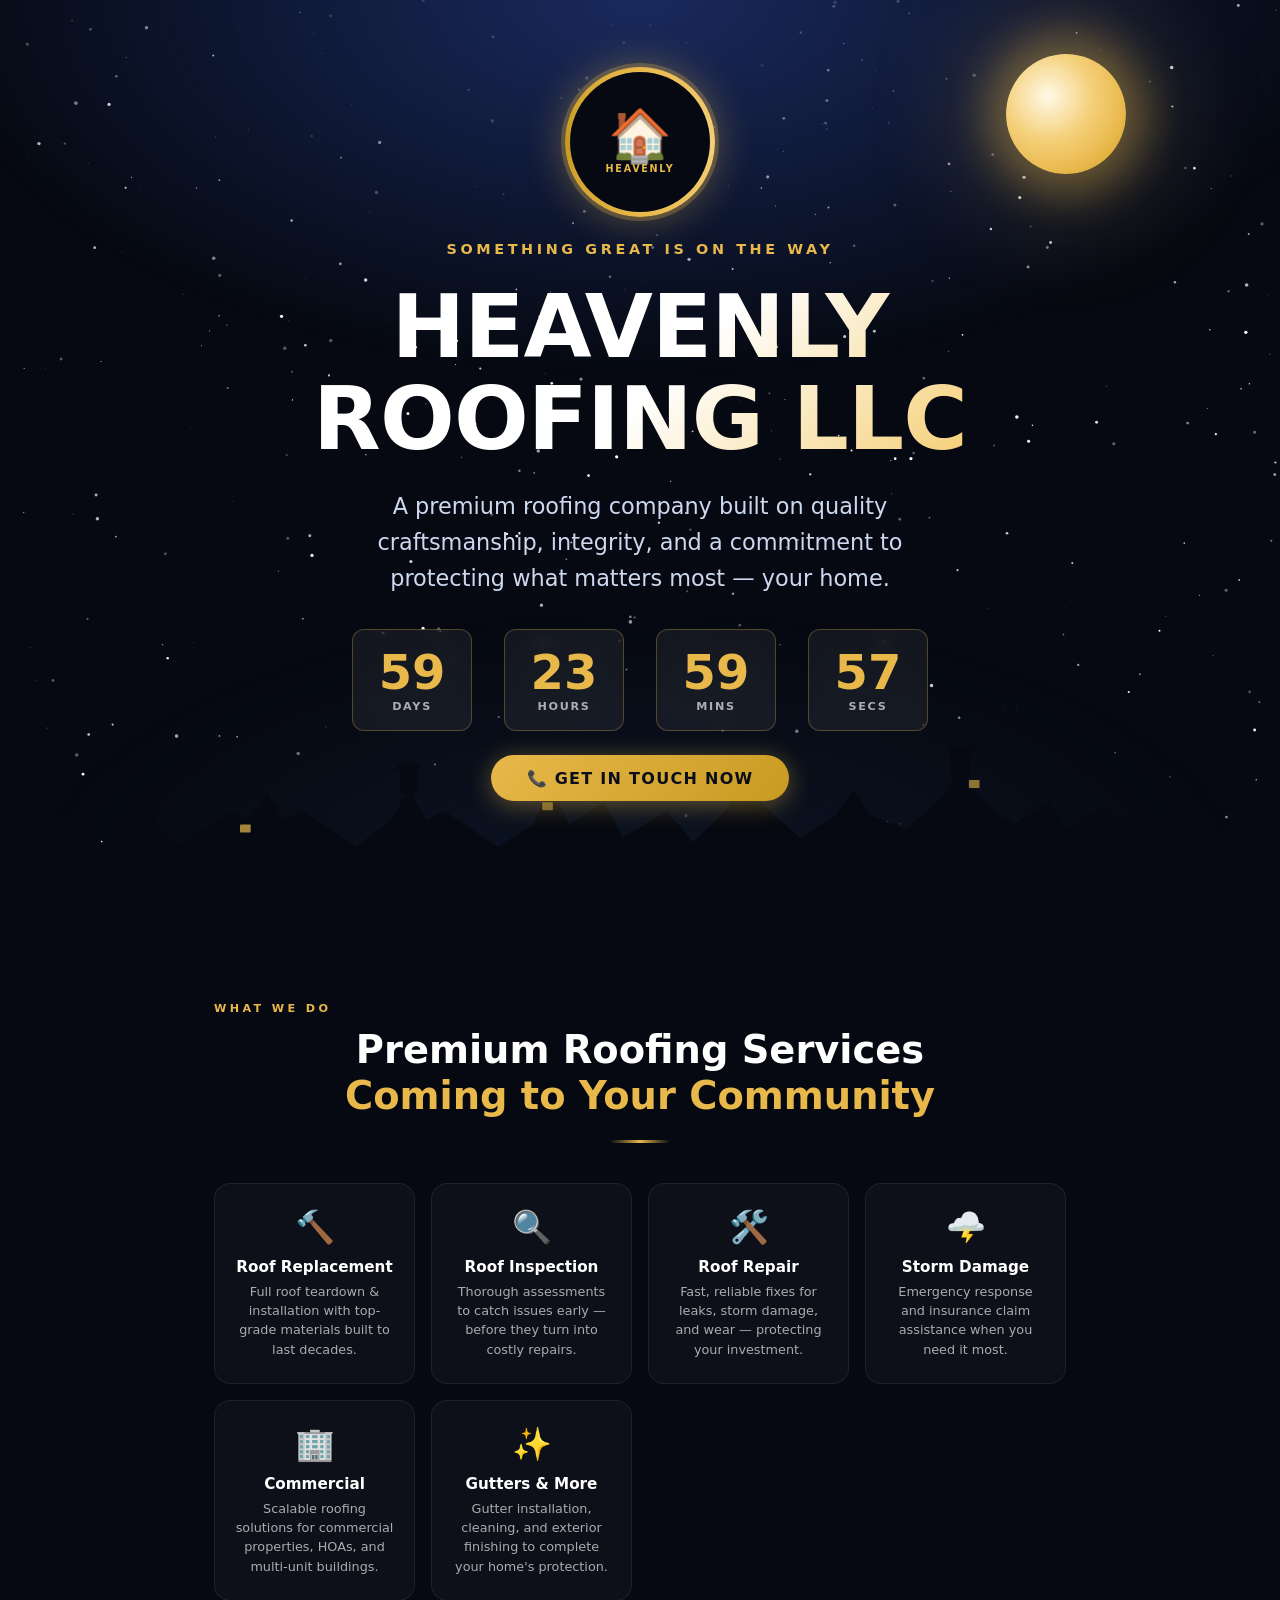
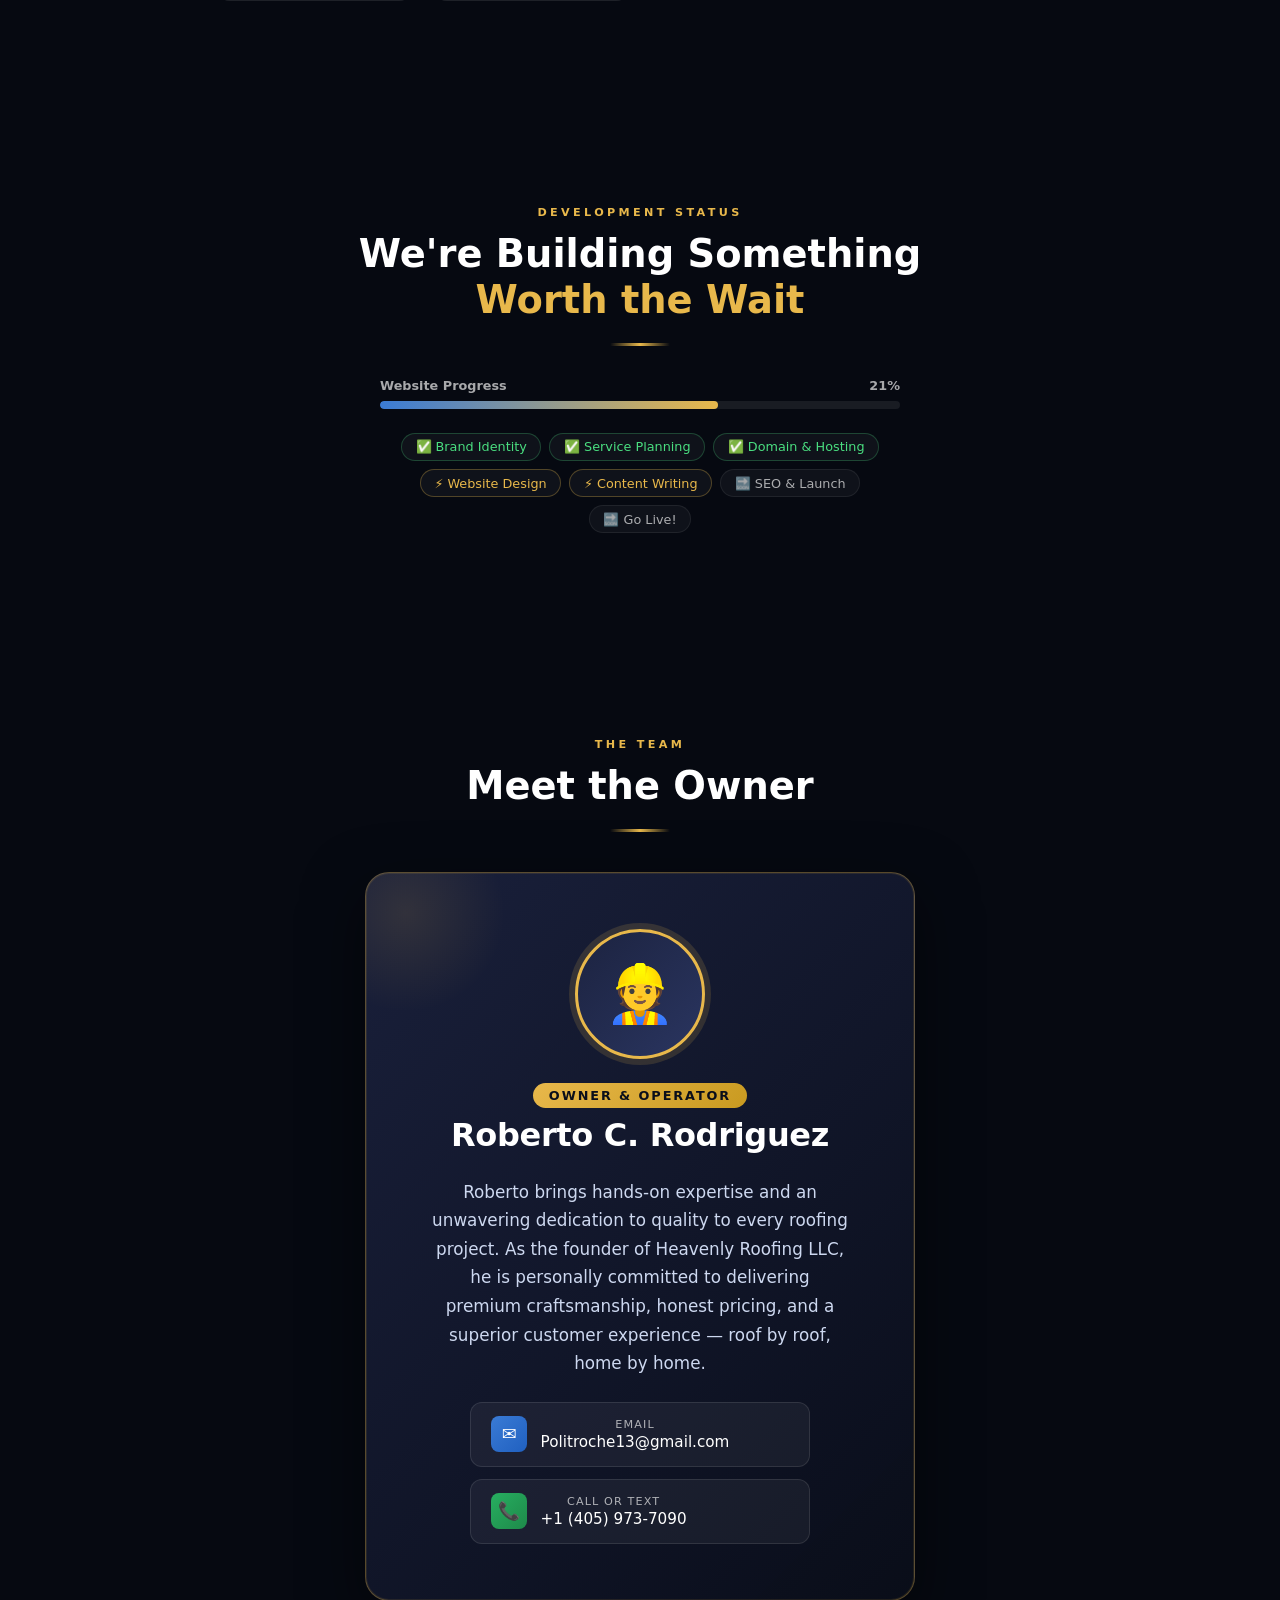
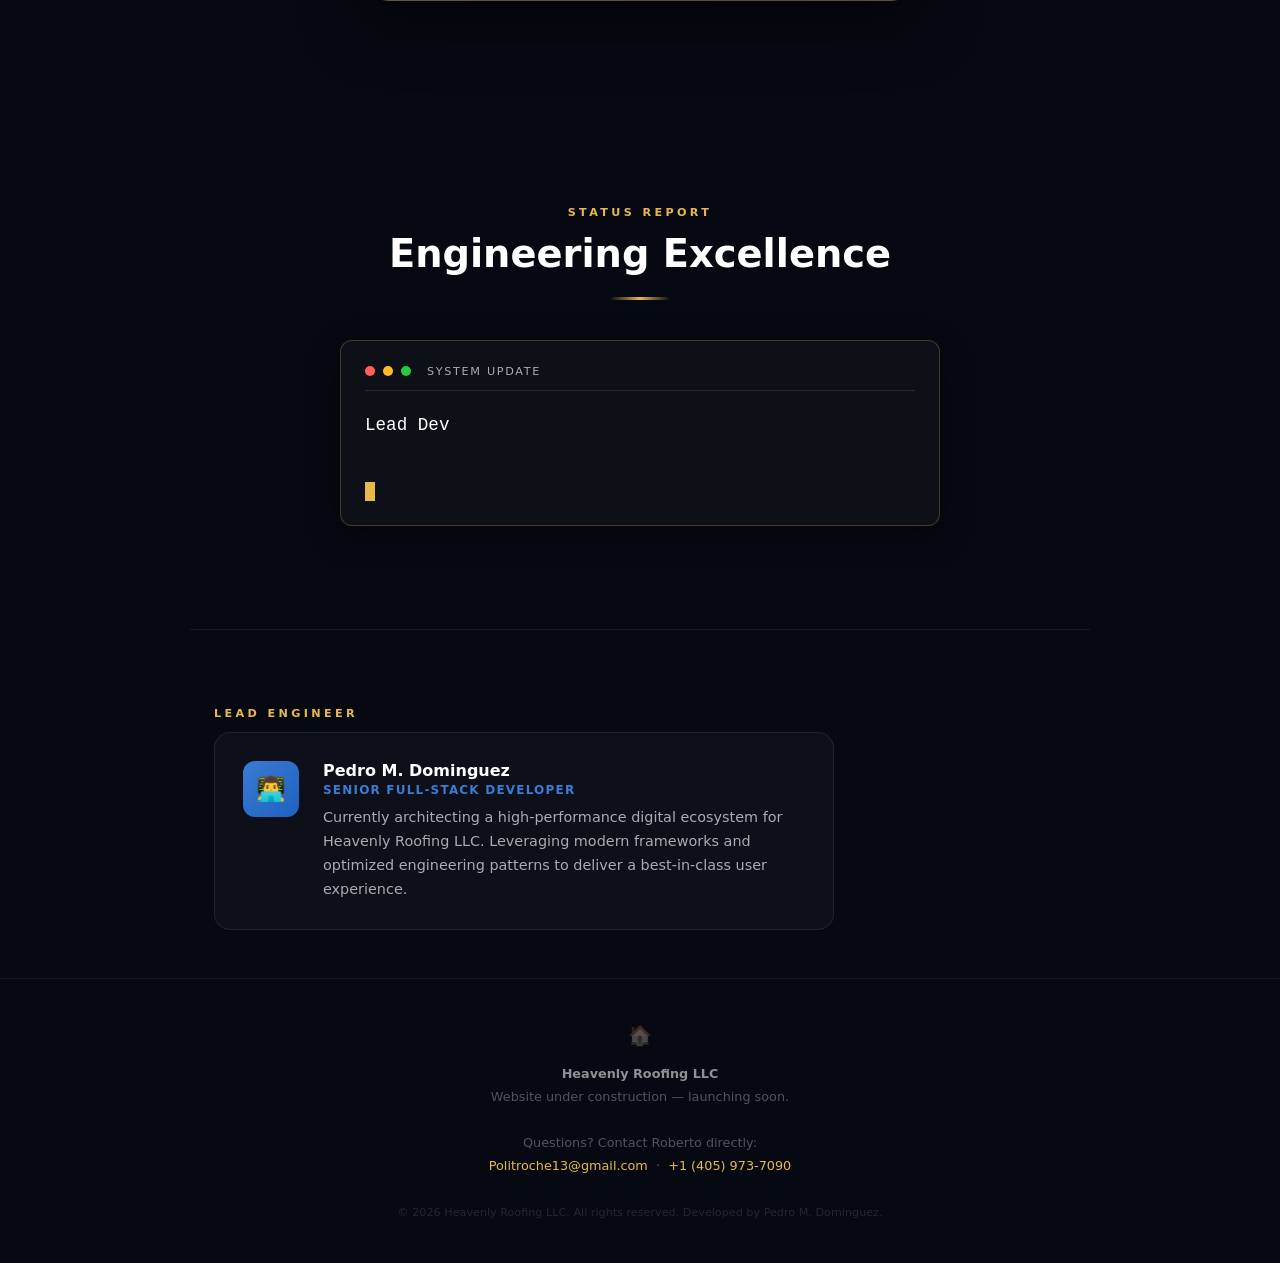
<file: teaser.html>
<!DOCTYPE html>
<html lang="en">
<head>
  <meta charset="UTF-8" />
  <meta name="viewport" content="width=device-width, initial-scale=1.0" />
  <title>Heavenly Roofing LLC — Coming Soon</title>
  <style>
    /* ── Reset & Base ─────────────────────────────── */
    *, *::before, *::after { box-sizing: border-box; margin: 0; padding: 0; }
    :root {
      --sky:    #0a0e1a;
      --deep:   #060911;
      --gold:   #e8b84b;
      --gold2:  #f5d07a;
      --slate:  #1c2340;
      --cloud:  #cdd8f0;
      --white:  #ffffff;
      --dim:    rgba(255,255,255,0.65);
      --accent: #3a7bd5;
    }
    html { scroll-behavior: smooth; }
    body {
      font-family: 'Segoe UI', system-ui, -apple-system, sans-serif;
      background: var(--deep);
      color: var(--white);
      min-height: 100vh;
      overflow-x: hidden;
    }

    /* ── Stars ────────────────────────────────────── */
    #stars-canvas {
      position: fixed;
      inset: 0;
      z-index: 0;
      pointer-events: none;
    }

    /* ── Layout Wrapper ───────────────────────────── */
    .page {
      position: relative;
      z-index: 1;
    }

    /* ── Hero ─────────────────────────────────────── */
    .hero {
      min-height: 100svh;
      display: flex;
      flex-direction: column;
      align-items: center;
      justify-content: center;
      text-align: center;
      padding: 2rem 1.5rem 4rem;
      position: relative;
      overflow: hidden;
    }

    /* Sky gradient */
    .hero::before {
      content: '';
      position: absolute;
      inset: 0;
      background: radial-gradient(ellipse 80% 60% at 50% 0%, #1a2a5e 0%, transparent 70%),
                  radial-gradient(ellipse 60% 40% at 50% 100%, #0d1526 0%, transparent 80%);
      z-index: 0;
    }

    /* Moon glow */
    .moon {
      position: absolute;
      top: 6%;
      right: 12%;
      width: clamp(70px, 10vw, 120px);
      aspect-ratio: 1;
      border-radius: 50%;
      background: radial-gradient(circle at 35% 35%, #fff9e6, #f5d07a 40%, #e8b84b 70%, #c99a20);
      box-shadow: 0 0 40px 20px rgba(232,184,75,0.35), 0 0 100px 50px rgba(232,184,75,0.15);
      animation: moonPulse 6s ease-in-out infinite;
      z-index: 1;
    }
    @keyframes moonPulse {
      0%,100% { box-shadow: 0 0 40px 20px rgba(232,184,75,0.35), 0 0 100px 50px rgba(232,184,75,0.12); }
      50%      { box-shadow: 0 0 55px 28px rgba(232,184,75,0.50), 0 0 130px 65px rgba(232,184,75,0.20); }
    }

    /* Roof silhouette at bottom of hero */
    .roofscape {
      position: absolute;
      bottom: 0;
      left: 0;
      width: 100%;
      z-index: 1;
      line-height: 0;
    }
    .roofscape svg { width: 100%; height: auto; display: block; }

    /* Hero content */
    .hero-content {
      position: relative;
      z-index: 2;
      display: flex;
      flex-direction: column;
      align-items: center;
      gap: 1.5rem;
      max-width: 800px;
    }

    /* Logo badge */
    .logo-ring {
      width: clamp(100px, 18vw, 150px);
      aspect-ratio: 1;
      border-radius: 50%;
      background: conic-gradient(var(--gold) 0deg, var(--gold2) 90deg, var(--gold) 180deg, #c99a20 270deg, var(--gold) 360deg);
      display: flex;
      align-items: center;
      justify-content: center;
      box-shadow: 0 0 0 4px rgba(232,184,75,0.25), 0 0 40px rgba(232,184,75,0.4);
      animation: spin 20s linear infinite;
    }
    .logo-inner {
      width: calc(100% - 10px);
      aspect-ratio: 1;
      border-radius: 50%;
      background: var(--deep);
      display: flex;
      flex-direction: column;
      align-items: center;
      justify-content: center;
      gap: 2px;
    }
    .logo-icon { font-size: clamp(2rem, 5vw, 3.2rem); line-height: 1; }
    .logo-text-sm {
      font-size: clamp(0.45rem, 1vw, 0.6rem);
      letter-spacing: 0.18em;
      text-transform: uppercase;
      color: var(--gold);
      font-weight: 700;
    }
    @keyframes spin {
      to { transform: rotate(360deg); }
    }

    .hero-eyebrow {
      font-size: clamp(0.7rem, 2vw, 0.9rem);
      letter-spacing: 0.25em;
      text-transform: uppercase;
      color: var(--gold);
      font-weight: 600;
    }

    .hero-title {
      font-size: clamp(2.4rem, 8vw, 5.5rem);
      font-weight: 900;
      line-height: 1.05;
      text-transform: uppercase;
      letter-spacing: -0.01em;
      background: linear-gradient(135deg, #ffffff 30%, var(--gold2) 55%, #ffffff 80%);
      -webkit-background-clip: text;
      -webkit-text-fill-color: transparent;
      background-clip: text;
      background-size: 200% auto;
      animation: shimmer 4s linear infinite;
    }
    @keyframes shimmer {
      0%   { background-position: 0% center; }
      100% { background-position: 200% center; }
    }

    .hero-sub {
      font-size: clamp(1rem, 2.5vw, 1.4rem);
      color: var(--cloud);
      max-width: 540px;
      line-height: 1.6;
    }

    /* ── Countdown ────────────────────────────────── */
    .countdown-wrap {
      display: flex;
      gap: clamp(0.8rem, 3vw, 2rem);
      justify-content: center;
      margin-top: 0.5rem;
    }
    .count-box {
      display: flex;
      flex-direction: column;
      align-items: center;
      gap: 0.25rem;
      background: rgba(255,255,255,0.06);
      border: 1px solid rgba(232,184,75,0.3);
      border-radius: 12px;
      padding: clamp(0.6rem, 2vw, 1.1rem) clamp(0.8rem, 3vw, 1.6rem);
      backdrop-filter: blur(8px);
      min-width: clamp(60px, 12vw, 90px);
    }
    .count-number {
      font-size: clamp(1.8rem, 5vw, 3rem);
      font-weight: 800;
      color: var(--gold);
      line-height: 1;
      font-variant-numeric: tabular-nums;
    }
    .count-label {
      font-size: clamp(0.55rem, 1.2vw, 0.7rem);
      letter-spacing: 0.15em;
      text-transform: uppercase;
      color: var(--dim);
      font-weight: 600;
    }

    /* ── CTA Button ──────────────────────────────── */
    .btn-cta {
      display: inline-flex;
      align-items: center;
      gap: 0.5rem;
      padding: 0.85rem 2.2rem;
      background: linear-gradient(135deg, var(--gold) 0%, #c99a20 100%);
      color: #0a0e1a;
      font-weight: 800;
      font-size: clamp(0.85rem, 2vw, 1rem);
      letter-spacing: 0.08em;
      text-transform: uppercase;
      border: none;
      border-radius: 50px;
      cursor: pointer;
      text-decoration: none;
      box-shadow: 0 4px 25px rgba(232,184,75,0.4);
      transition: transform 0.2s, box-shadow 0.2s;
    }
    .btn-cta:hover {
      transform: translateY(-2px);
      box-shadow: 0 8px 35px rgba(232,184,75,0.55);
    }

    /* ── Divider ─────────────────────────────────── */
    .section-divider {
      width: 60px;
      height: 3px;
      background: linear-gradient(90deg, transparent, var(--gold), transparent);
      margin: 0 auto;
    }

    /* ── Sections ─────────────────────────────────── */
    section {
      padding: clamp(4rem, 8vw, 7rem) 1.5rem;
      max-width: 900px;
      margin: 0 auto;
    }

    .section-tag {
      font-size: 0.7rem;
      letter-spacing: 0.3em;
      text-transform: uppercase;
      color: var(--gold);
      font-weight: 700;
      margin-bottom: 0.75rem;
    }

    .section-title {
      font-size: clamp(1.6rem, 4vw, 2.4rem);
      font-weight: 800;
      margin-bottom: 1.25rem;
      line-height: 1.2;
    }

    /* ── Owner Card ──────────────────────────────── */
    .owner-section { text-align: center; }

    .owner-card {
      position: relative;
      display: inline-flex;
      flex-direction: column;
      align-items: center;
      gap: 1.5rem;
      background: linear-gradient(135deg, rgba(28,35,64,0.9), rgba(10,14,26,0.95));
      border: 1px solid rgba(232,184,75,0.35);
      border-radius: 24px;
      padding: clamp(2rem, 5vw, 3.5rem) clamp(2rem, 6vw, 4rem);
      max-width: 560px;
      margin: 0 auto;
      box-shadow: 0 20px 60px rgba(0,0,0,0.5), 0 0 0 1px rgba(232,184,75,0.1) inset;
      overflow: hidden;
    }
    .owner-card::before {
      content: '';
      position: absolute;
      top: -60px; left: -60px;
      width: 200px; height: 200px;
      border-radius: 50%;
      background: radial-gradient(circle, rgba(232,184,75,0.12) 0%, transparent 70%);
      pointer-events: none;
    }

    .avatar {
      width: clamp(90px, 18vw, 130px);
      aspect-ratio: 1;
      border-radius: 50%;
      background: linear-gradient(135deg, var(--slate), #2a3560);
      border: 3px solid var(--gold);
      display: flex;
      align-items: center;
      justify-content: center;
      font-size: clamp(2.5rem, 5vw, 3.5rem);
      box-shadow: 0 0 0 6px rgba(232,184,75,0.15);
      flex-shrink: 0;
    }

    .owner-name {
      font-size: clamp(1.4rem, 4vw, 2rem);
      font-weight: 900;
      letter-spacing: -0.01em;
      color: var(--white);
    }
    .owner-title-badge {
      display: inline-block;
      background: linear-gradient(135deg, var(--gold), #c99a20);
      color: #0a0e1a;
      font-size: clamp(0.65rem, 1.5vw, 0.8rem);
      font-weight: 800;
      letter-spacing: 0.15em;
      text-transform: uppercase;
      padding: 0.3rem 1rem;
      border-radius: 50px;
      margin-bottom: 0.5rem;
    }
    .owner-bio {
      font-size: clamp(0.9rem, 2vw, 1.05rem);
      color: var(--cloud);
      line-height: 1.7;
      max-width: 420px;
    }

    /* Contact links */
    .contact-links {
      display: flex;
      flex-direction: column;
      gap: 0.75rem;
      width: 100%;
      max-width: 340px;
    }
    .contact-link {
      display: flex;
      align-items: center;
      gap: 0.85rem;
      padding: 0.85rem 1.25rem;
      background: rgba(255,255,255,0.05);
      border: 1px solid rgba(255,255,255,0.1);
      border-radius: 12px;
      text-decoration: none;
      color: var(--white);
      font-size: clamp(0.85rem, 2vw, 0.95rem);
      font-weight: 500;
      transition: background 0.2s, border-color 0.2s, transform 0.2s;
    }
    .contact-link:hover {
      background: rgba(232,184,75,0.12);
      border-color: rgba(232,184,75,0.5);
      transform: translateX(4px);
    }
    .contact-icon {
      width: 36px;
      height: 36px;
      border-radius: 8px;
      display: flex;
      align-items: center;
      justify-content: center;
      font-size: 1.1rem;
      flex-shrink: 0;
    }
    .icon-email { background: linear-gradient(135deg, #3a7bd5, #2060c0); }
    .icon-phone { background: linear-gradient(135deg, #27ae60, #1e8a4a); }

    /* ── Developer Note ──────────────────────────── */
    .dev-section {
      border-top: 1px solid rgba(255,255,255,0.07);
      padding-top: clamp(3rem, 6vw, 5rem);
    }

    .dev-card {
      display: flex;
      align-items: flex-start;
      gap: 1.5rem;
      background: rgba(255,255,255,0.03);
      border: 1px solid rgba(255,255,255,0.08);
      border-radius: 16px;
      padding: 1.75rem;
      max-width: 620px;
    }
    .dev-avatar {
      width: 56px;
      height: 56px;
      border-radius: 12px;
      background: linear-gradient(135deg, var(--accent), #2060c0);
      display: flex;
      align-items: center;
      justify-content: center;
      font-size: 1.5rem;
      flex-shrink: 0;
    }
    .dev-name {
      font-size: 1rem;
      font-weight: 700;
      color: var(--white);
      margin-bottom: 0.2rem;
    }
    .dev-role {
      font-size: 0.75rem;
      letter-spacing: 0.1em;
      text-transform: uppercase;
      color: var(--accent);
      font-weight: 600;
      margin-bottom: 0.6rem;
    }
    .dev-note {
      font-size: 0.9rem;
      color: var(--dim);
      line-height: 1.65;
    }

    /* ── Progress Bar ────────────────────────────── */
    .progress-section { text-align: center; }
    .progress-label {
      display: flex;
      justify-content: space-between;
      font-size: 0.8rem;
      color: var(--dim);
      margin-bottom: 0.5rem;
      font-weight: 600;
    }
    .progress-bar-bg {
      height: 8px;
      background: rgba(255,255,255,0.08);
      border-radius: 50px;
      overflow: hidden;
      margin-bottom: 0.6rem;
    }
    .progress-bar-fill {
      height: 100%;
      border-radius: 50px;
      background: linear-gradient(90deg, var(--accent), var(--gold));
      width: 0%;
      transition: width 1.8s cubic-bezier(0.25, 1, 0.5, 1);
    }
    .progress-items {
      display: flex;
      flex-wrap: wrap;
      gap: 0.5rem;
      justify-content: center;
      margin-top: 1.5rem;
    }
    .progress-item {
      display: flex;
      align-items: center;
      gap: 0.4rem;
      font-size: 0.8rem;
      color: var(--dim);
      background: rgba(255,255,255,0.04);
      border: 1px solid rgba(255,255,255,0.07);
      border-radius: 50px;
      padding: 0.35rem 0.85rem;
    }
    .progress-item.done { color: #4ade80; border-color: rgba(74,222,128,0.25); }
    .progress-item.active { color: var(--gold); border-color: rgba(232,184,75,0.3); }

    /* ── Notification signup ─────────────────────── */
    .notify-section { text-align: center; }
    .notify-form {
      display: flex;
      gap: 0.6rem;
      justify-content: center;
      flex-wrap: wrap;
      margin-top: 1.5rem;
    }
    .notify-input {
      flex: 1;
      min-width: 220px;
      max-width: 340px;
      padding: 0.85rem 1.2rem;
      background: rgba(255,255,255,0.07);
      border: 1px solid rgba(255,255,255,0.15);
      border-radius: 50px;
      color: var(--white);
      font-size: 0.95rem;
      outline: none;
      transition: border-color 0.2s;
    }
    .notify-input::placeholder { color: rgba(255,255,255,0.35); }
    .notify-input:focus { border-color: var(--gold); }
    .notify-btn {
      padding: 0.85rem 1.8rem;
      background: linear-gradient(135deg, var(--gold) 0%, #c99a20 100%);
      color: #0a0e1a;
      font-weight: 800;
      font-size: 0.9rem;
      letter-spacing: 0.06em;
      text-transform: uppercase;
      border: none;
      border-radius: 50px;
      cursor: pointer;
      transition: transform 0.2s, box-shadow 0.2s;
    }
    .notify-btn:hover { transform: translateY(-2px); box-shadow: 0 6px 20px rgba(232,184,75,0.4); }
    .notify-success {
      display: none;
      margin-top: 1rem;
      color: #4ade80;
      font-size: 0.9rem;
      font-weight: 600;
    }

    /* ── Services Preview ────────────────────────── */
    .services-grid {
      display: grid;
      grid-template-columns: repeat(auto-fit, minmax(200px, 1fr));
      gap: 1rem;
      margin-top: 2rem;
    }
    .service-card {
      background: rgba(255,255,255,0.03);
      border: 1px solid rgba(255,255,255,0.07);
      border-radius: 16px;
      padding: 1.5rem 1.25rem;
      text-align: center;
      transition: border-color 0.3s, background 0.3s, transform 0.3s;
    }
    .service-card:hover {
      border-color: rgba(232,184,75,0.35);
      background: rgba(232,184,75,0.05);
      transform: translateY(-4px);
    }
    .service-emoji { font-size: 2rem; margin-bottom: 0.75rem; display: block; }
    .service-name { font-size: 0.95rem; font-weight: 700; margin-bottom: 0.4rem; }
    .service-desc { font-size: 0.8rem; color: var(--dim); line-height: 1.5; }

    /* ── Footer ──────────────────────────────────── */
    footer {
      border-top: 1px solid rgba(255,255,255,0.06);
      text-align: center;
      padding: 2.5rem 1.5rem;
      color: rgba(255,255,255,0.3);
      font-size: 0.8rem;
      line-height: 1.8;
    }
    footer strong { color: rgba(255,255,255,0.55); }

    /* ── Floating particles ──────────────────────── */
    .particle {
      position: fixed;
      width: 4px; height: 4px;
      border-radius: 50%;
      background: var(--gold);
      opacity: 0;
      pointer-events: none;
      z-index: 0;
      animation: floatUp var(--dur, 8s) var(--delay, 0s) ease-in infinite;
    }
    @keyframes floatUp {
      0%   { opacity: 0; transform: translateY(0) scale(0.5); }
      10%  { opacity: 0.7; }
      80%  { opacity: 0.2; }
      100% { opacity: 0; transform: translateY(-90vh) scale(0); }
    }

    /* ── Scroll reveal ───────────────────────────── */
    .reveal {
      opacity: 0;
      transform: translateY(30px);
      transition: opacity 0.7s ease, transform 0.7s ease;
    }
    .reveal.visible {
      opacity: 1;
      transform: none;
    }

    @keyframes blink {
      from, to { opacity: 1; }
      50%      { opacity: 0; }
    }
    .dev-note-container {
      background: #0d1117;
      border: 1px solid rgba(232,184,75,0.25);
      border-radius: 12px;
      padding: 1.5rem;
      box-shadow: 0 10px 30px rgba(0,0,0,0.4);
    }
    .dev-note-header {
      display: flex;
      align-items: center;
      gap: 0.5rem;
      margin-bottom: 1.25rem;
      border-bottom: 1px solid rgba(255,255,255,0.1);
      padding-bottom: 0.75rem;
    }
    .terminal-dot {
      width: 10px;
      height: 10px;
      border-radius: 50%;
    }
    .red { background: #ff5f56; }
    .yellow { background: #ffbd2e; }
    .green { background: #27c93f; }
    .terminal-title {
      font-size: 0.7rem;
      letter-spacing: 0.15em;
      text-transform: uppercase;
      color: var(--dim);
      margin-left: 0.5rem;
    }

    /* ── Responsive tweaks ───────────────────────── */
    @media (max-width: 480px) {
      .moon { top: 4%; right: 5%; }
      .dev-card { flex-direction: column; }
    }
  </style>
</head>
<body>

<canvas id="stars-canvas"></canvas>

<!-- Floating gold particles -->
<div id="particles"></div>

<div class="page">

  <!-- ── HERO ──────────────────────────────────────── -->
  <div class="hero">
    <div class="moon"></div>

    <div class="hero-content">
      <!-- Logo -->
      <div class="logo-ring">
        <div class="logo-inner">
          <span class="logo-icon">🏠</span>
          <span class="logo-text-sm">Heavenly</span>
        </div>
      </div>

      <div class="hero-eyebrow">Something great is on the way</div>

      <h1 class="hero-title">Heavenly<br>Roofing LLC</h1>

      <p class="hero-sub">
        A premium roofing company built on quality craftsmanship, integrity, and a commitment to protecting what matters most — your home.
      </p>

      <!-- Countdown -->
      <div class="countdown-wrap">
        <div class="count-box">
          <span class="count-number" id="cd-days">00</span>
          <span class="count-label">Days</span>
        </div>
        <div class="count-box">
          <span class="count-number" id="cd-hours">00</span>
          <span class="count-label">Hours</span>
        </div>
        <div class="count-box">
          <span class="count-number" id="cd-mins">00</span>
          <span class="count-label">Mins</span>
        </div>
        <div class="count-box">
          <span class="count-number" id="cd-secs">00</span>
          <span class="count-label">Secs</span>
        </div>
      </div>

      <a href="#contact" class="btn-cta">
        📞 Get In Touch Now
      </a>
    </div>

    <!-- Roofscape silhouette -->
    <div class="roofscape">
      <svg viewBox="0 0 1440 180" xmlns="http://www.w3.org/2000/svg" preserveAspectRatio="none">
        <path d="M0,180 L0,120 L60,80 L120,120 L140,100 L160,50 L180,100 L200,120 L260,80 L280,90 L300,60 L320,90 L340,80 L400,120 L440,90 L460,55 L480,90 L500,80 L560,120 L600,95 L620,50 L640,95 L680,70 L700,110 L750,80 L780,115 L820,75 L840,40 L860,75 L900,110 L940,85 L960,55 L980,85 L1020,100 L1060,65 L1080,30 L1100,65 L1140,95 L1180,70 L1200,100 L1240,75 L1280,105 L1320,80 L1360,110 L1400,85 L1440,120 L1440,180 Z"
              fill="#060911"/>
        <!-- chimney -->
        <rect x="450" y="30" width="20" height="30" fill="#060911"/>
        <rect x="447" y="28" width="26" height="6" fill="#060911"/>
        <rect x="1070" y="10" width="22" height="30" fill="#060911"/>
        <rect x="1067" y="8" width="28" height="6" fill="#060911"/>
        <!-- windows glow -->
        <rect x="270" y="95" width="12" height="9" rx="1" fill="rgba(232,184,75,0.7)"/>
        <rect x="610" y="70" width="12" height="9" rx="1" fill="rgba(232,184,75,0.5)"/>
        <rect x="850" y="55" width="12" height="9" rx="1" fill="rgba(232,184,75,0.7)"/>
        <rect x="1090" y="45" width="12" height="9" rx="1" fill="rgba(232,184,75,0.6)"/>
      </svg>
    </div>
  </div>

  <!-- ── SERVICES PREVIEW ───────────────────────────── -->
  <section class="reveal">
    <p class="section-tag">What We Do</p>
    <h2 class="section-title" style="text-align:center">Premium Roofing Services<br><span style="color:var(--gold)">Coming to Your Community</span></h2>
    <div class="section-divider"></div>
    <div class="services-grid" style="margin-top:2.5rem">
      <div class="service-card">
        <span class="service-emoji">🔨</span>
        <div class="service-name">Roof Replacement</div>
        <div class="service-desc">Full roof teardown &amp; installation with top-grade materials built to last decades.</div>
      </div>
      <div class="service-card">
        <span class="service-emoji">🔍</span>
        <div class="service-name">Roof Inspection</div>
        <div class="service-desc">Thorough assessments to catch issues early — before they turn into costly repairs.</div>
      </div>
      <div class="service-card">
        <span class="service-emoji">🛠️</span>
        <div class="service-name">Roof Repair</div>
        <div class="service-desc">Fast, reliable fixes for leaks, storm damage, and wear — protecting your investment.</div>
      </div>
      <div class="service-card">
        <span class="service-emoji">🌩️</span>
        <div class="service-name">Storm Damage</div>
        <div class="service-desc">Emergency response and insurance claim assistance when you need it most.</div>
      </div>
      <div class="service-card">
        <span class="service-emoji">🏢</span>
        <div class="service-name">Commercial</div>
        <div class="service-desc">Scalable roofing solutions for commercial properties, HOAs, and multi-unit buildings.</div>
      </div>
      <div class="service-card">
        <span class="service-emoji">✨</span>
        <div class="service-name">Gutters &amp; More</div>
        <div class="service-desc">Gutter installation, cleaning, and exterior finishing to complete your home's protection.</div>
      </div>
    </div>
  </section>

  <!-- ── PROGRESS ──────────────────────────────────── -->
  <section class="progress-section reveal">
    <p class="section-tag">Development Status</p>
    <h2 class="section-title">We're Building Something<br><span style="color:var(--gold)">Worth the Wait</span></h2>
    <div class="section-divider" style="margin-bottom:2rem"></div>
    <div style="max-width:520px;margin:0 auto;">
      <div class="progress-label">
        <span>Website Progress</span>
        <span id="pct">0%</span>
      </div>
      <div class="progress-bar-bg">
        <div class="progress-bar-fill" id="prog-fill"></div>
      </div>
      <div class="progress-items">
        <span class="progress-item done">✅ Brand Identity</span>
        <span class="progress-item done">✅ Service Planning</span>
        <span class="progress-item done">✅ Domain &amp; Hosting</span>
        <span class="progress-item active">⚡ Website Design</span>
        <span class="progress-item active">⚡ Content Writing</span>
        <span class="progress-item">🔜 SEO &amp; Launch</span>
        <span class="progress-item">🔜 Go Live!</span>
      </div>
    </div>
  </section>

  <!-- ── OWNER CARD ─────────────────────────────────── -->
  <section id="contact" class="owner-section reveal">
    <p class="section-tag">The Team</p>
    <h2 class="section-title">Meet the Owner</h2>
    <div class="section-divider" style="margin-bottom:2.5rem"></div>

    <div class="owner-card">
      <div class="avatar">👷</div>
      <div>
        <div class="owner-title-badge">Owner &amp; Operator</div>
        <div class="owner-name">Roberto C. Rodriguez</div>
      </div>
      <p class="owner-bio">
        Roberto brings hands-on expertise and an unwavering dedication to quality to every roofing project. As the founder of Heavenly Roofing LLC, he is personally committed to delivering premium craftsmanship, honest pricing, and a superior customer experience — roof by roof, home by home.
      </p>
      <div class="contact-links">
        <a href="mailto:Politroche13@gmail.com" class="contact-link">
          <span class="contact-icon icon-email">✉️</span>
          <div>
            <div style="font-size:0.7rem;color:var(--dim);margin-bottom:2px;text-transform:uppercase;letter-spacing:0.1em">Email</div>
            Politroche13@gmail.com
          </div>
        </a>
        <a href="tel:+14059737090" class="contact-link">
          <span class="contact-icon icon-phone">📞</span>
          <div>
            <div style="font-size:0.7rem;color:var(--dim);margin-bottom:2px;text-transform:uppercase;letter-spacing:0.1em">Call or Text</div>
            +1 (405) 973-7090
          </div>
        </a>
      </div>
    </div>
  </section>

  <!-- ── NOTIFY ─────────────────────────────────────── -->
  <section class="notify-section reveal">
    <p class="section-tag">Status Report</p>
    <h2 class="section-title">Engineering Excellence</h2>
    <div class="section-divider" style="margin-bottom:2.5rem"></div>
    
    <div class="dev-note-container" style="max-width: 600px; margin: 0 auto; text-align: left;">
      <div class="dev-note-header">
        <span class="terminal-dot red"></span>
        <span class="terminal-dot yellow"></span>
        <span class="terminal-dot green"></span>
        <span class="terminal-title">System Update</span>
      </div>
      <div class="dev-note-content">
        <p id="teaser-dev-note" class="typewriter-text" style="font-family: monospace; font-size: 1.1rem; line-height: 1.6; min-height: 4em;"></p>
        <span class="cursor" style="display: inline-block; width: 10px; height: 1.2em; background: var(--gold); animation: blink 1s step-end infinite; vertical-align: middle;"></span>
      </div>
    </div>
  </section>

  <!-- ── DEVELOPER NOTE ─────────────────────────────── -->
  <section class="dev-section reveal" style="padding-bottom:3rem">
    <p class="section-tag">Lead Engineer</p>
    <div class="dev-card">
      <div class="dev-avatar">👨‍💻</div>
      <div>
        <div class="dev-name">Pedro M. Dominguez</div>
        <div class="dev-role">Senior Full-Stack Developer</div>
        <p class="dev-note">
          Currently architecting a high-performance digital ecosystem for Heavenly Roofing LLC. Leveraging modern frameworks and optimized engineering patterns to deliver a best-in-class user experience.
        </p>
      </div>
    </div>
  </section>

  <!-- ── FOOTER ─────────────────────────────────────── -->
  <footer>
    <div style="font-size:1.2rem;margin-bottom:0.5rem">🏠</div>
    <strong>Heavenly Roofing LLC</strong><br>
    Website under construction — launching soon.<br><br>
    Questions? Contact Roberto directly:<br>
    <a href="mailto:Politroche13@gmail.com" style="color:var(--gold);text-decoration:none">Politroche13@gmail.com</a>
    &nbsp;·&nbsp;
    <a href="tel:+14059737090" style="color:var(--gold);text-decoration:none">+1 (405) 973-7090</a><br><br>
    <span style="font-size:0.7rem;opacity:0.4">© 2026 Heavenly Roofing LLC. All rights reserved. Developed by Pedro M. Dominguez.</span>
  </footer>

</div><!-- /.page -->

<script>
  /* ── Stars Canvas ────────────────────────────────── */
  (function () {
    const canvas = document.getElementById('stars-canvas');
    const ctx = canvas.getContext('2d');
    let stars = [];
    let W, H;

    function resize() {
      W = canvas.width  = window.innerWidth;
      H = canvas.height = window.innerHeight;
    }
    function initStars() {
      stars = [];
      const count = Math.floor((W * H) / 3000);
      for (let i = 0; i < count; i++) {
        stars.push({
          x: Math.random() * W,
          y: Math.random() * H,
          r: Math.random() * 1.6 + 0.2,
          a: Math.random(),
          speed: Math.random() * 0.008 + 0.002,
          phase: Math.random() * Math.PI * 2,
        });
      }
    }
    function draw(t) {
      ctx.clearRect(0, 0, W, H);
      stars.forEach(s => {
        const alpha = 0.3 + 0.7 * (0.5 + 0.5 * Math.sin(t * s.speed + s.phase));
        ctx.beginPath();
        ctx.arc(s.x, s.y, s.r, 0, Math.PI * 2);
        ctx.fillStyle = `rgba(255,255,255,${alpha})`;
        ctx.fill();
      });
      requestAnimationFrame(draw);
    }
    resize();
    initStars();
    window.addEventListener('resize', () => { resize(); initStars(); });
    requestAnimationFrame(draw);
  })();

  /* ── Floating Particles ──────────────────────────── */
  (function () {
    const container = document.getElementById('particles');
    for (let i = 0; i < 18; i++) {
      const p = document.createElement('div');
      p.className = 'particle';
      p.style.left = Math.random() * 100 + 'vw';
      p.style.bottom = '-10px';
      p.style.setProperty('--dur', (6 + Math.random() * 10) + 's');
      p.style.setProperty('--delay', (Math.random() * 8) + 's');
      p.style.width = p.style.height = (2 + Math.random() * 4) + 'px';
      container.appendChild(p);
    }
  })();

  /* ── Countdown ───────────────────────────────────── */
  (function () {
    // Launch date: 60 days from now
    const launch = new Date();
    launch.setDate(launch.getDate() + 60);

    function pad(n) { return String(n).padStart(2, '0'); }
    function tick() {
      const diff = launch - Date.now();
      if (diff <= 0) {
        document.getElementById('cd-days').textContent  = '00';
        document.getElementById('cd-hours').textContent = '00';
        document.getElementById('cd-mins').textContent  = '00';
        document.getElementById('cd-secs').textContent  = '00';
        return;
      }
      const days  = Math.floor(diff / 86400000);
      const hours = Math.floor((diff % 86400000) / 3600000);
      const mins  = Math.floor((diff % 3600000) / 60000);
      const secs  = Math.floor((diff % 60000) / 1000);
      document.getElementById('cd-days').textContent  = pad(days);
      document.getElementById('cd-hours').textContent = pad(hours);
      document.getElementById('cd-mins').textContent  = pad(mins);
      document.getElementById('cd-secs').textContent  = pad(secs);
    }
    tick();
    setInterval(tick, 1000);
  })();

  /* ── Progress Bar ────────────────────────────────── */
  (function () {
    const fill = document.getElementById('prog-fill');
    const pct  = document.getElementById('pct');
    const target = 65;
    const io = new IntersectionObserver(entries => {
      entries.forEach(e => {
        if (e.isIntersecting) {
          fill.style.width = target + '%';
          let current = 0;
          const step = () => {
            current = Math.min(current + 1, target);
            pct.textContent = current + '%';
            if (current < target) requestAnimationFrame(step);
          };
          requestAnimationFrame(step);
          io.disconnect();
        }
      });
    }, { threshold: 0.4 });
    io.observe(fill);
  })();

  /* ── Scroll Reveal ───────────────────────────────── */
  (function () {
    const els = document.querySelectorAll('.reveal');
    const io = new IntersectionObserver(entries => {
      entries.forEach(e => {
        if (e.isIntersecting) {
          e.target.classList.add('visible');
          io.unobserve(e.target);
        }
      });
    }, { threshold: 0.12 });
    els.forEach(el => io.observe(el));
  })();

  /* ── Typewriter Effect ───────────────────────────── */
  (function() {
    const el = document.getElementById('teaser-dev-note');
    if (!el) return;
    const text = "Lead Developer Pedro M. Dominguez is currently architecting a sophisticated suite of modern features to elevate your digital experience. The next generation of Heavenly Roofing LLC is under construction and will be unveiled shortly.";
    let i = 0;
    let isTyping = false;
    const speed = 35;
    
    function type() {
      if (isTyping) return;
      isTyping = true;
      
      function next() {
        if (i < text.length) {
          el.textContent += text.charAt(i);
          i++;
          setTimeout(next, speed);
        }
      }
      next();
    }

    const io = new IntersectionObserver(entries => {
      entries.forEach(e => {
        if (e.isIntersecting) {
          type();
          io.disconnect();
        }
      });
    }, { threshold: 0.05 });
    io.observe(el);

    // Failsafe
    setTimeout(() => {
      if (!isTyping) {
        type();
        io.disconnect();
      }
    }, 5000);
  })();
</script>
</body>
</html>
</file>
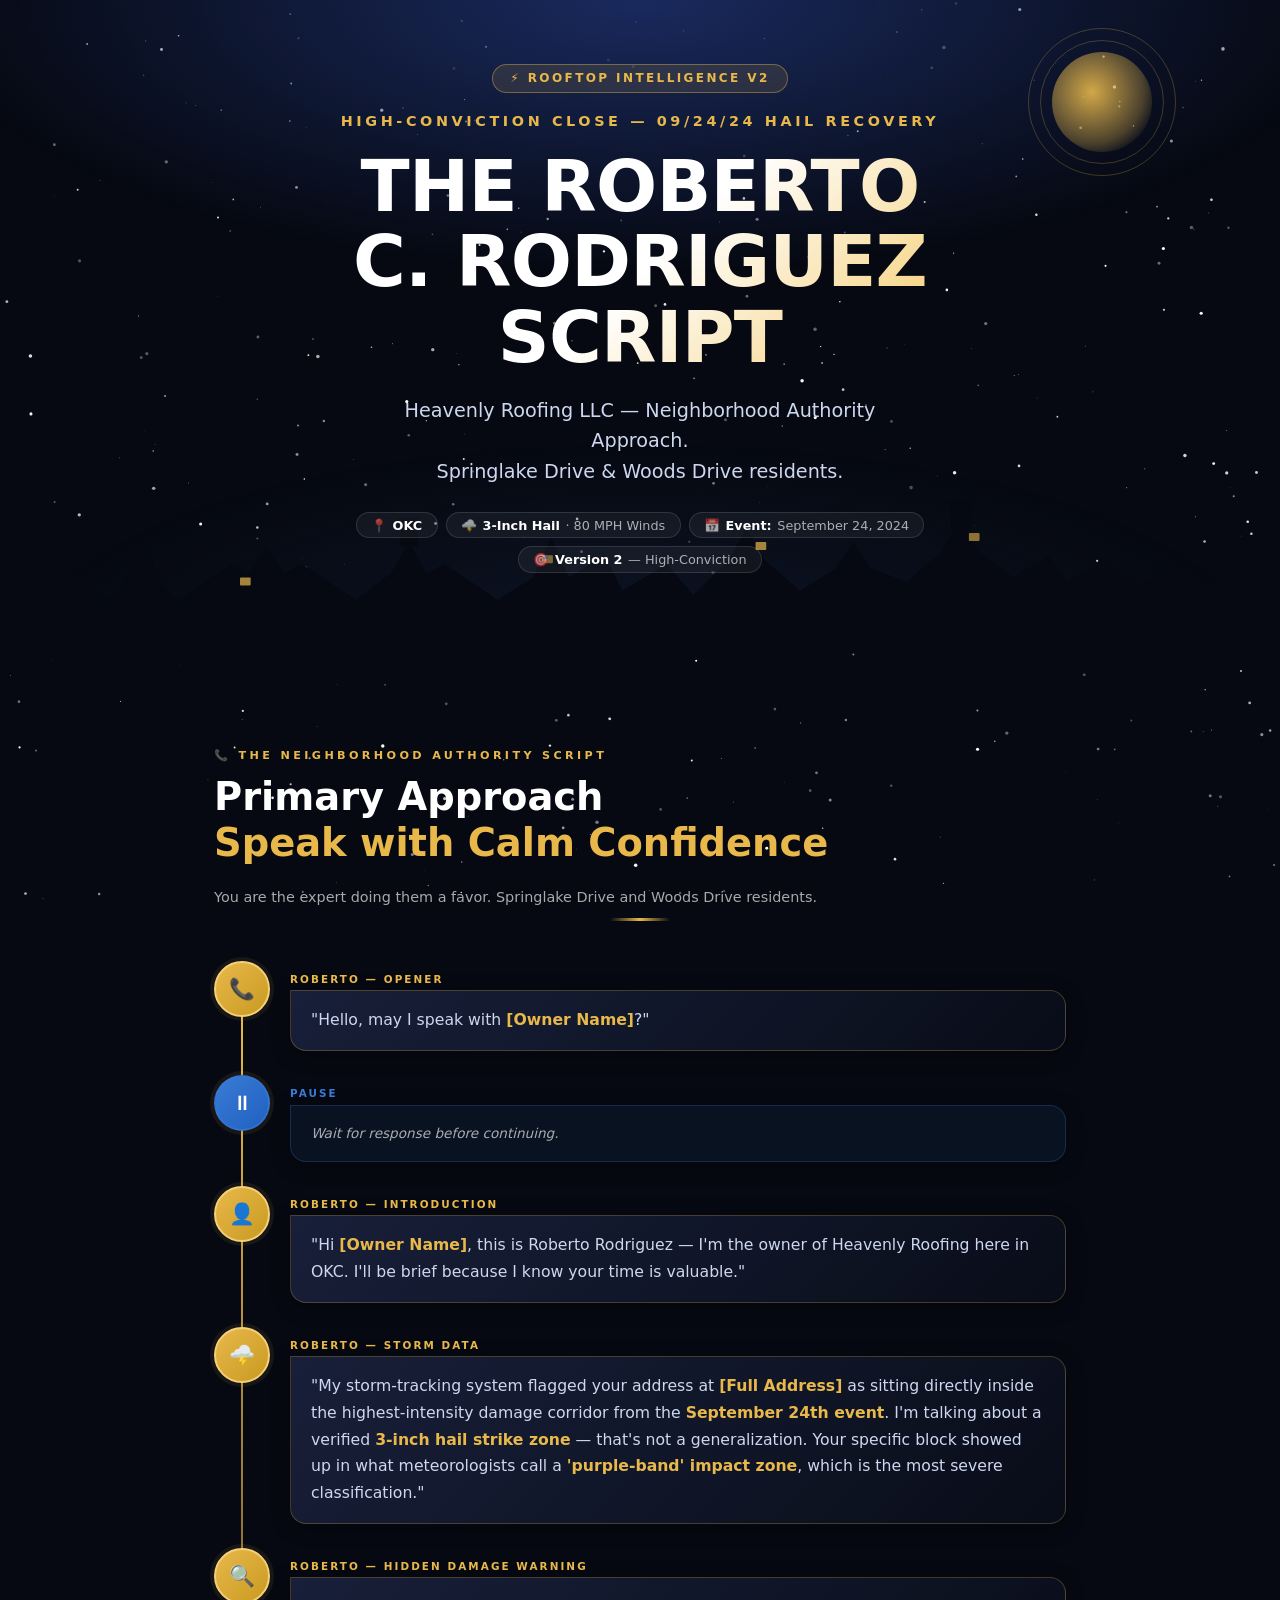
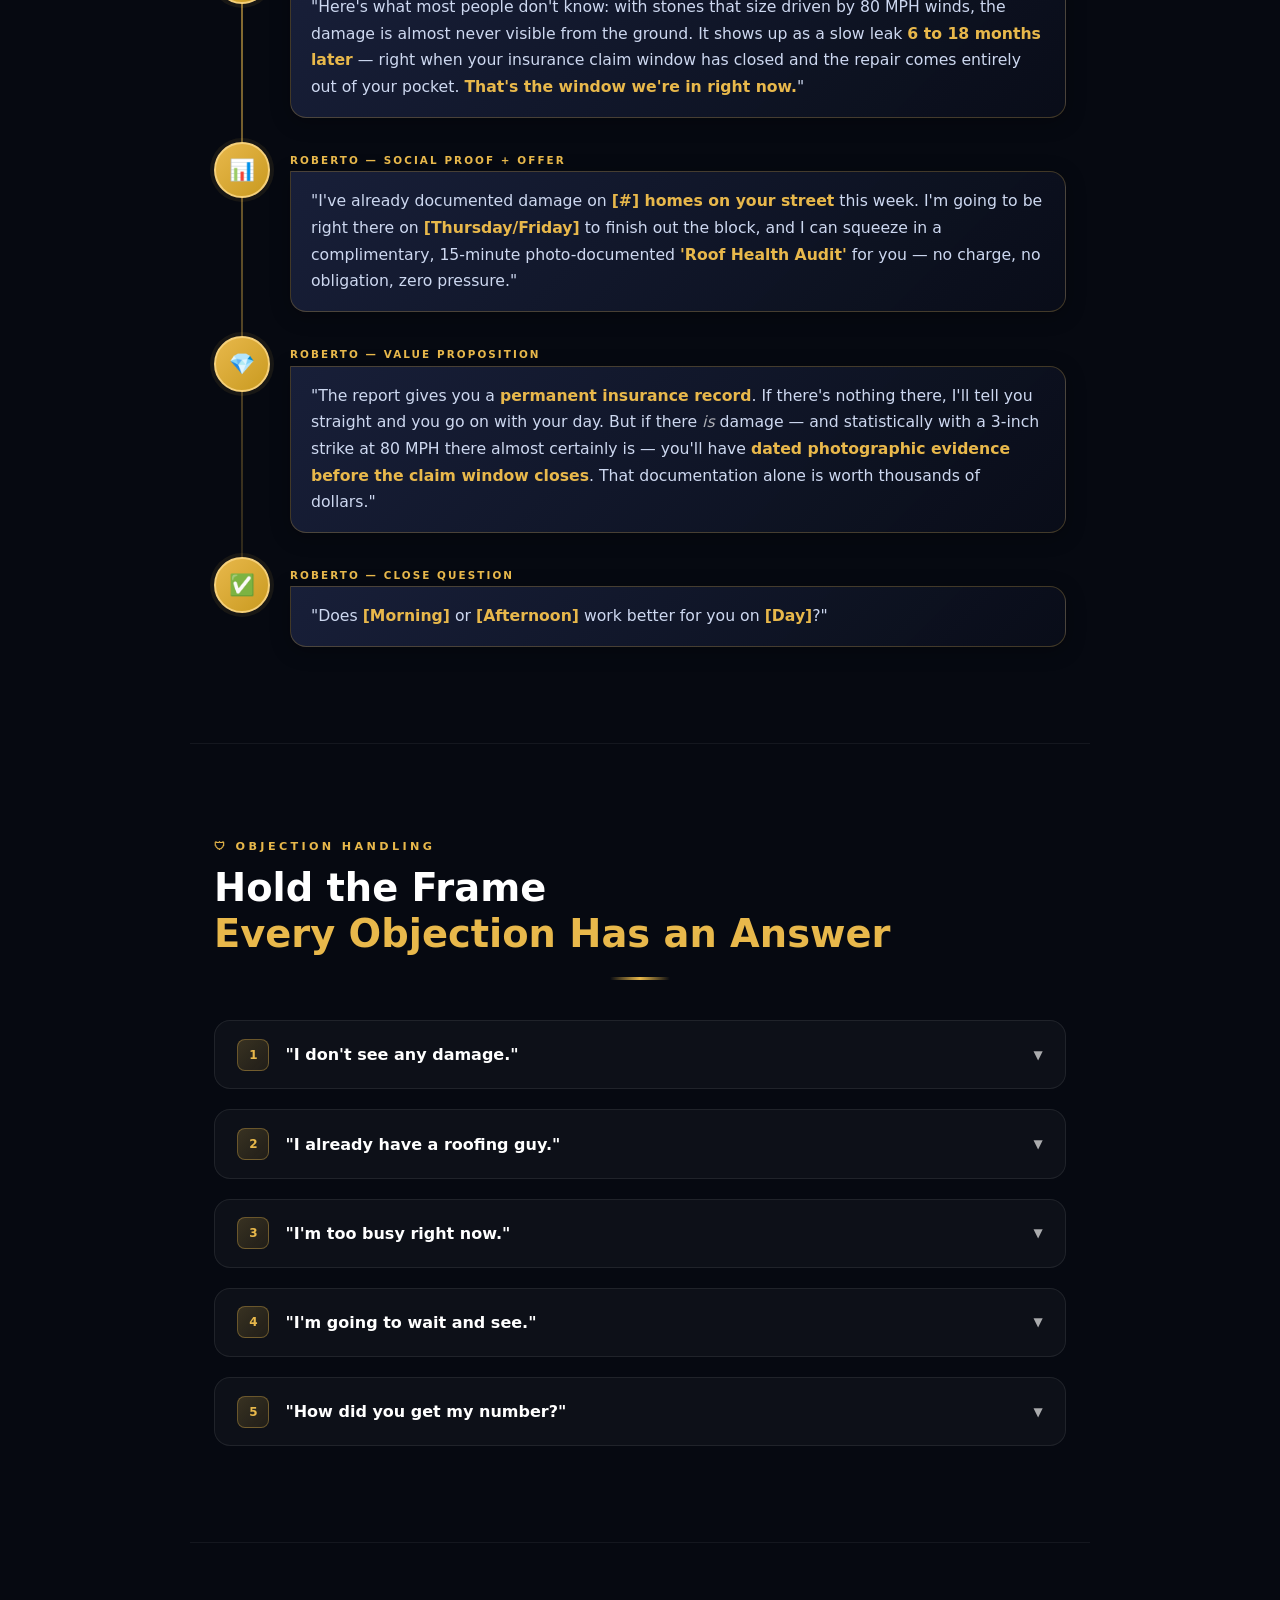
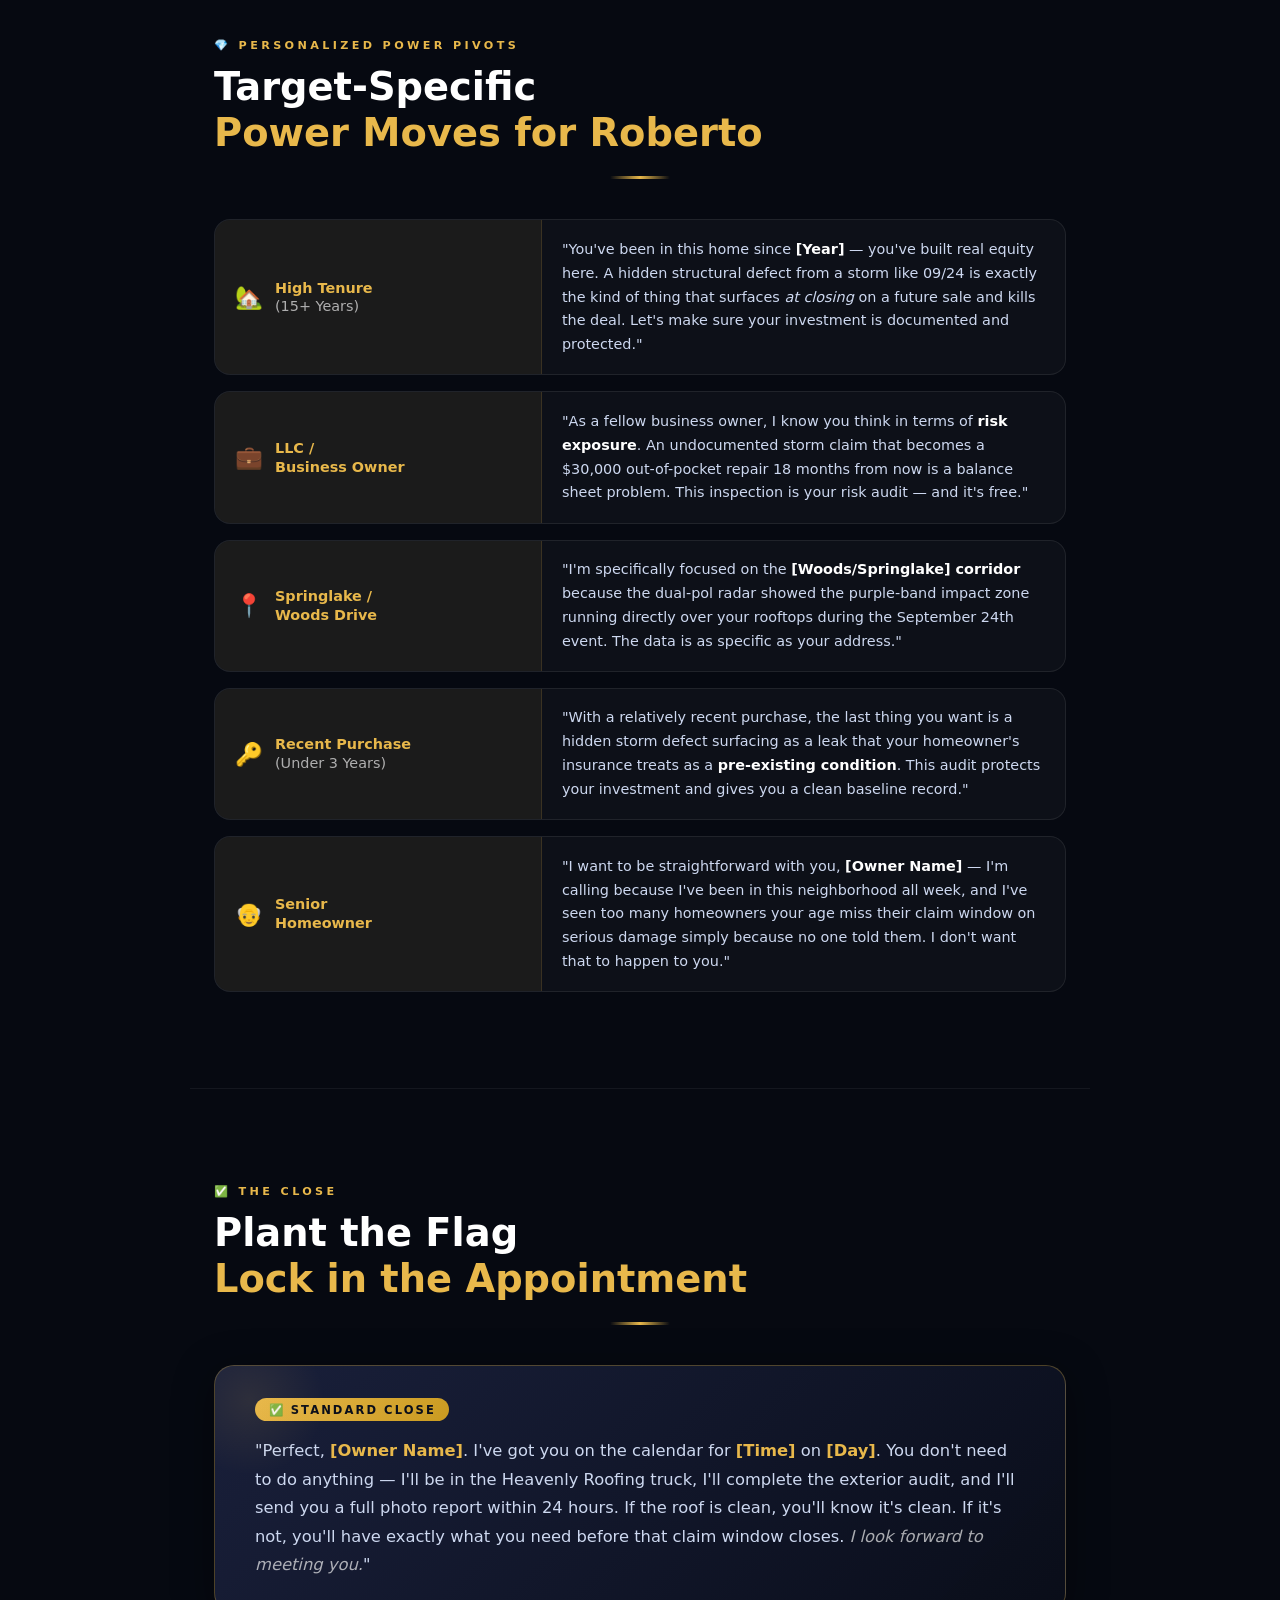
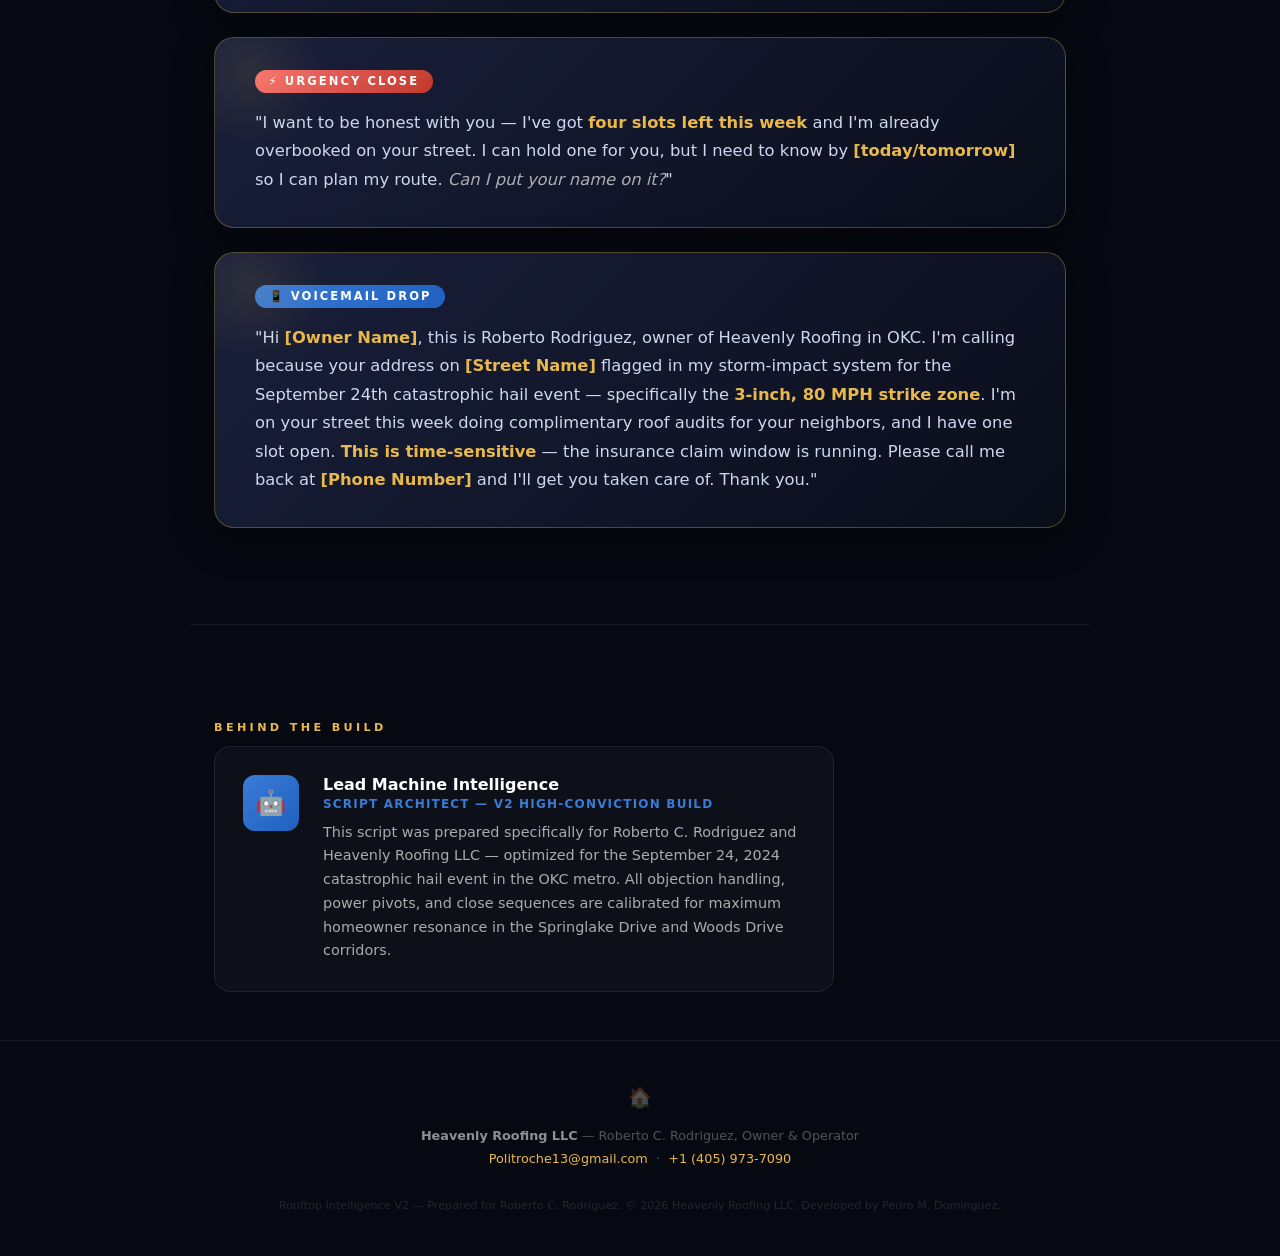
<file: transcript.html>
<!DOCTYPE html>
<html lang="en">
<head>
  <meta charset="UTF-8" />
  <meta name="viewport" content="width=device-width, initial-scale=1.0" />
  <title>Rooftop Intelligence V2 — Roberto C. Rodriguez</title>
  <style>
    /* ── Reset & Base ─────────────────────────────── */
    *, *::before, *::after { box-sizing: border-box; margin: 0; padding: 0; }
    :root {
      --sky:    #0a0e1a;
      --deep:   #060911;
      --gold:   #e8b84b;
      --gold2:  #f5d07a;
      --slate:  #1c2340;
      --cloud:  #cdd8f0;
      --white:  #ffffff;
      --dim:    rgba(255,255,255,0.65);
      --accent: #3a7bd5;
      --green:  #4ade80;
      --red:    #f87171;
    }
    html { scroll-behavior: smooth; }
    body {
      font-family: 'Segoe UI', system-ui, -apple-system, sans-serif;
      background: var(--deep);
      color: var(--white);
      min-height: 100vh;
      overflow-x: hidden;
    }

    /* ── Stars ────────────────────────────────────── */
    #stars-canvas {
      position: fixed;
      inset: 0;
      z-index: 0;
      pointer-events: none;
    }

    /* ── Layout Wrapper ───────────────────────────── */
    .page {
      position: relative;
      z-index: 1;
    }

    /* ── Hero ─────────────────────────────────────── */
    .hero {
      min-height: 60svh;
      display: flex;
      flex-direction: column;
      align-items: center;
      justify-content: center;
      text-align: center;
      padding: 4rem 1.5rem 5rem;
      position: relative;
      overflow: hidden;
    }
    .hero::before {
      content: '';
      position: absolute;
      inset: 0;
      background: radial-gradient(ellipse 80% 60% at 50% 0%, #1a2a5e 0%, transparent 70%),
                  radial-gradient(ellipse 60% 40% at 50% 100%, #0d1526 0%, transparent 80%);
      z-index: 0;
    }

    /* Radar pulse orb */
    .radar-orb {
      position: absolute;
      top: 8%;
      right: 10%;
      width: clamp(60px, 9vw, 100px);
      aspect-ratio: 1;
      border-radius: 50%;
      background: radial-gradient(circle at 40% 40%, rgba(232,184,75,0.9), rgba(232,184,75,0.3) 60%, transparent 80%);
      box-shadow: 0 0 0 0 rgba(232,184,75,0.4);
      animation: radarPulse 3s ease-out infinite;
      z-index: 1;
    }
    .radar-orb::before, .radar-orb::after {
      content: '';
      position: absolute;
      inset: -12px;
      border-radius: 50%;
      border: 1px solid rgba(232,184,75,0.25);
      animation: radarRing 3s ease-out infinite;
    }
    .radar-orb::after {
      inset: -24px;
      animation-delay: 0.5s;
    }
    @keyframes radarPulse {
      0%, 100% { box-shadow: 0 0 0 0 rgba(232,184,75,0.4), 0 0 30px 10px rgba(232,184,75,0.2); }
      50%       { box-shadow: 0 0 0 8px rgba(232,184,75,0.0), 0 0 50px 20px rgba(232,184,75,0.3); }
    }
    @keyframes radarRing {
      0%   { transform: scale(1); opacity: 0.6; }
      100% { transform: scale(2); opacity: 0; }
    }

    /* Roofscape at bottom */
    .roofscape {
      position: absolute;
      bottom: 0;
      left: 0;
      width: 100%;
      z-index: 1;
      line-height: 0;
    }
    .roofscape svg { width: 100%; height: auto; display: block; }

    /* Hero content */
    .hero-content {
      position: relative;
      z-index: 2;
      display: flex;
      flex-direction: column;
      align-items: center;
      gap: 1.25rem;
      max-width: 800px;
    }

    /* Badge */
    .doc-badge {
      display: inline-flex;
      align-items: center;
      gap: 0.5rem;
      background: rgba(232,184,75,0.12);
      border: 1px solid rgba(232,184,75,0.4);
      border-radius: 50px;
      padding: 0.4rem 1.1rem;
      font-size: clamp(0.65rem, 1.5vw, 0.75rem);
      font-weight: 700;
      letter-spacing: 0.2em;
      text-transform: uppercase;
      color: var(--gold);
    }

    .hero-eyebrow {
      font-size: clamp(0.7rem, 2vw, 0.9rem);
      letter-spacing: 0.25em;
      text-transform: uppercase;
      color: var(--gold);
      font-weight: 600;
    }

    .hero-title {
      font-size: clamp(2rem, 7vw, 4.5rem);
      font-weight: 900;
      line-height: 1.05;
      text-transform: uppercase;
      letter-spacing: -0.01em;
      background: linear-gradient(135deg, #ffffff 30%, var(--gold2) 55%, #ffffff 80%);
      -webkit-background-clip: text;
      -webkit-text-fill-color: transparent;
      background-clip: text;
      background-size: 200% auto;
      animation: shimmer 4s linear infinite;
    }
    @keyframes shimmer {
      0%   { background-position: 0% center; }
      100% { background-position: 200% center; }
    }

    .hero-sub {
      font-size: clamp(0.9rem, 2.2vw, 1.2rem);
      color: var(--cloud);
      max-width: 520px;
      line-height: 1.6;
    }

    /* Meta pills */
    .meta-pills {
      display: flex;
      flex-wrap: wrap;
      gap: 0.5rem;
      justify-content: center;
      margin-top: 0.25rem;
    }
    .meta-pill {
      display: flex;
      align-items: center;
      gap: 0.35rem;
      background: rgba(255,255,255,0.05);
      border: 1px solid rgba(255,255,255,0.12);
      border-radius: 50px;
      padding: 0.3rem 0.9rem;
      font-size: clamp(0.7rem, 1.5vw, 0.8rem);
      color: var(--dim);
      font-weight: 500;
    }
    .meta-pill strong { color: var(--white); font-weight: 700; }

    /* ── Divider ─────────────────────────────────── */
    .section-divider {
      width: 60px;
      height: 3px;
      background: linear-gradient(90deg, transparent, var(--gold), transparent);
      margin: 0 auto;
    }

    /* ── Sections ─────────────────────────────────── */
    section {
      padding: clamp(4rem, 8vw, 6rem) 1.5rem;
      max-width: 900px;
      margin: 0 auto;
    }

    .section-tag {
      font-size: 0.7rem;
      letter-spacing: 0.3em;
      text-transform: uppercase;
      color: var(--gold);
      font-weight: 700;
      margin-bottom: 0.75rem;
    }

    .section-title {
      font-size: clamp(1.6rem, 4vw, 2.4rem);
      font-weight: 800;
      margin-bottom: 1.25rem;
      line-height: 1.2;
    }

    /* ── Script Card (main flow) ─────────────────── */
    .script-flow {
      display: flex;
      flex-direction: column;
      gap: 0;
      margin-top: 2.5rem;
      position: relative;
    }
    .script-flow::before {
      content: '';
      position: absolute;
      left: 27px;
      top: 44px;
      bottom: 44px;
      width: 2px;
      background: linear-gradient(180deg, var(--gold) 0%, rgba(232,184,75,0.15) 100%);
    }

    .script-line {
      display: flex;
      gap: 1.25rem;
      align-items: flex-start;
      position: relative;
    }
    .script-line + .script-line {
      margin-top: 1.5rem;
    }

    .script-node {
      width: 56px;
      height: 56px;
      border-radius: 50%;
      display: flex;
      align-items: center;
      justify-content: center;
      font-size: 1.3rem;
      flex-shrink: 0;
      position: relative;
      z-index: 1;
      background: linear-gradient(135deg, var(--slate), #2a3560);
      border: 2px solid rgba(232,184,75,0.5);
      box-shadow: 0 0 0 4px rgba(232,184,75,0.08);
    }
    .script-node.gold {
      background: linear-gradient(135deg, var(--gold), #c99a20);
      border-color: var(--gold2);
    }
    .script-node.accent {
      background: linear-gradient(135deg, var(--accent), #2060c0);
      border-color: rgba(58,123,213,0.6);
    }

    .script-body {
      flex: 1;
      padding-top: 0.75rem;
    }

    .speaker-tag {
      font-size: 0.65rem;
      letter-spacing: 0.2em;
      text-transform: uppercase;
      font-weight: 800;
      color: var(--gold);
      margin-bottom: 0.35rem;
    }
    .speaker-tag.owner { color: var(--accent); }

    .speech-bubble {
      background: linear-gradient(135deg, rgba(28,35,64,0.85), rgba(10,14,26,0.9));
      border: 1px solid rgba(232,184,75,0.25);
      border-radius: 0 16px 16px 16px;
      padding: 1rem 1.25rem;
      font-size: clamp(0.88rem, 2vw, 0.98rem);
      color: var(--cloud);
      line-height: 1.7;
      box-shadow: 0 4px 20px rgba(0,0,0,0.3);
    }
    .speech-bubble strong { color: var(--gold); font-weight: 700; }
    .speech-bubble em { color: var(--dim); font-style: italic; }

    .speech-bubble.wait-note {
      background: rgba(58,123,213,0.08);
      border-color: rgba(58,123,213,0.25);
      font-style: italic;
      color: var(--dim);
      font-size: 0.85rem;
    }

    /* ── Objections ──────────────────────────────── */
    .objections-grid {
      display: flex;
      flex-direction: column;
      gap: 1.25rem;
      margin-top: 2.5rem;
    }

    .objection-card {
      background: rgba(255,255,255,0.03);
      border: 1px solid rgba(255,255,255,0.08);
      border-radius: 16px;
      overflow: hidden;
      transition: border-color 0.3s, background 0.3s;
    }
    .objection-card:hover {
      border-color: rgba(232,184,75,0.3);
      background: rgba(232,184,75,0.03);
    }

    .objection-header {
      display: flex;
      align-items: center;
      gap: 1rem;
      padding: 1.1rem 1.4rem;
      cursor: pointer;
      user-select: none;
    }
    .objection-num {
      width: 32px;
      height: 32px;
      border-radius: 8px;
      background: linear-gradient(135deg, rgba(232,184,75,0.2), rgba(201,154,32,0.1));
      border: 1px solid rgba(232,184,75,0.35);
      display: flex;
      align-items: center;
      justify-content: center;
      font-size: 0.75rem;
      font-weight: 800;
      color: var(--gold);
      flex-shrink: 0;
    }
    .objection-text {
      flex: 1;
      font-size: clamp(0.88rem, 2vw, 1rem);
      font-weight: 700;
      color: var(--white);
    }
    .objection-chevron {
      font-size: 0.75rem;
      color: var(--dim);
      transition: transform 0.3s;
    }
    .objection-card.open .objection-chevron { transform: rotate(180deg); }

    .objection-response {
      display: none;
      padding: 0 1.4rem 1.4rem;
    }
    .objection-response.open { display: block; }

    .response-bubble {
      background: rgba(255,255,255,0.04);
      border-left: 3px solid var(--gold);
      border-radius: 0 12px 12px 12px;
      padding: 1rem 1.25rem;
      font-size: clamp(0.85rem, 2vw, 0.95rem);
      color: var(--cloud);
      line-height: 1.75;
    }
    .response-bubble strong { color: var(--gold); font-weight: 700; }

    /* ── Power Pivots ────────────────────────────── */
    .pivots-grid {
      display: flex;
      flex-direction: column;
      gap: 1rem;
      margin-top: 2.5rem;
    }

    .pivot-card {
      display: grid;
      grid-template-columns: 1fr 1.6fr;
      gap: 0;
      background: rgba(255,255,255,0.03);
      border: 1px solid rgba(255,255,255,0.08);
      border-radius: 16px;
      overflow: hidden;
      transition: border-color 0.3s, transform 0.3s;
    }
    .pivot-card:hover {
      border-color: rgba(232,184,75,0.3);
      transform: translateX(4px);
    }

    .pivot-target {
      padding: 1.1rem 1.25rem;
      background: rgba(232,184,75,0.06);
      border-right: 1px solid rgba(232,184,75,0.15);
      display: flex;
      align-items: center;
      gap: 0.75rem;
    }
    .pivot-icon {
      font-size: 1.4rem;
      flex-shrink: 0;
    }
    .pivot-label {
      font-size: clamp(0.8rem, 1.8vw, 0.9rem);
      font-weight: 800;
      color: var(--gold);
      line-height: 1.3;
    }

    .pivot-move {
      padding: 1.1rem 1.25rem;
      font-size: clamp(0.82rem, 1.8vw, 0.9rem);
      color: var(--cloud);
      line-height: 1.65;
    }
    .pivot-move strong { color: var(--white); font-weight: 700; }

    @media (max-width: 600px) {
      .pivot-card { grid-template-columns: 1fr; }
      .pivot-target { border-right: none; border-bottom: 1px solid rgba(232,184,75,0.15); }
    }

    /* ── Close Scripts ───────────────────────────── */
    .close-cards {
      display: flex;
      flex-direction: column;
      gap: 1.5rem;
      margin-top: 2.5rem;
    }

    .close-card {
      position: relative;
      background: linear-gradient(135deg, rgba(28,35,64,0.9), rgba(10,14,26,0.95));
      border: 1px solid rgba(232,184,75,0.3);
      border-radius: 20px;
      padding: clamp(1.5rem, 4vw, 2rem) clamp(1.5rem, 4vw, 2.5rem);
      box-shadow: 0 8px 40px rgba(0,0,0,0.4);
      overflow: hidden;
    }
    .close-card::before {
      content: '';
      position: absolute;
      top: -40px; left: -40px;
      width: 150px; height: 150px;
      border-radius: 50%;
      background: radial-gradient(circle, rgba(232,184,75,0.1) 0%, transparent 70%);
      pointer-events: none;
    }

    .close-type {
      display: inline-flex;
      align-items: center;
      gap: 0.4rem;
      background: linear-gradient(135deg, var(--gold), #c99a20);
      color: #0a0e1a;
      font-size: clamp(0.62rem, 1.3vw, 0.72rem);
      font-weight: 800;
      letter-spacing: 0.18em;
      text-transform: uppercase;
      padding: 0.28rem 0.85rem;
      border-radius: 50px;
      margin-bottom: 1rem;
    }
    .close-type.urgency {
      background: linear-gradient(135deg, #f87171, #c0392b);
      color: #fff;
    }
    .close-type.voicemail {
      background: linear-gradient(135deg, var(--accent), #2060c0);
      color: #fff;
    }

    .close-text {
      font-size: clamp(0.9rem, 2vw, 1.02rem);
      color: var(--cloud);
      line-height: 1.75;
    }
    .close-text strong { color: var(--gold); font-weight: 700; }
    .close-text em { color: var(--dim); }

    /* ── Intelligence Footer Card ─────────────────── */
    .intel-card {
      display: flex;
      align-items: flex-start;
      gap: 1.5rem;
      background: rgba(255,255,255,0.03);
      border: 1px solid rgba(255,255,255,0.08);
      border-radius: 16px;
      padding: 1.75rem;
      max-width: 620px;
    }
    .intel-avatar {
      width: 56px;
      height: 56px;
      border-radius: 12px;
      background: linear-gradient(135deg, var(--accent), #2060c0);
      display: flex;
      align-items: center;
      justify-content: center;
      font-size: 1.5rem;
      flex-shrink: 0;
    }
    .intel-name {
      font-size: 1rem;
      font-weight: 700;
      color: var(--white);
      margin-bottom: 0.2rem;
    }
    .intel-role {
      font-size: 0.75rem;
      letter-spacing: 0.1em;
      text-transform: uppercase;
      color: var(--accent);
      font-weight: 600;
      margin-bottom: 0.6rem;
    }
    .intel-note {
      font-size: 0.9rem;
      color: var(--dim);
      line-height: 1.65;
    }

    /* ── Footer ──────────────────────────────────── */
    footer {
      border-top: 1px solid rgba(255,255,255,0.06);
      text-align: center;
      padding: 2.5rem 1.5rem;
      color: rgba(255,255,255,0.3);
      font-size: 0.8rem;
      line-height: 1.8;
    }
    footer strong { color: rgba(255,255,255,0.55); }

    /* ── Floating particles ──────────────────────── */
    .particle {
      position: fixed;
      width: 4px; height: 4px;
      border-radius: 50%;
      background: var(--gold);
      opacity: 0;
      pointer-events: none;
      z-index: 0;
      animation: floatUp var(--dur, 8s) var(--delay, 0s) ease-in infinite;
    }
    @keyframes floatUp {
      0%   { opacity: 0; transform: translateY(0) scale(0.5); }
      10%  { opacity: 0.7; }
      80%  { opacity: 0.2; }
      100% { opacity: 0; transform: translateY(-90vh) scale(0); }
    }

    /* ── Scroll reveal ───────────────────────────── */
    .reveal {
      opacity: 0;
      transform: translateY(30px);
      transition: opacity 0.7s ease, transform 0.7s ease;
    }
    .reveal.visible {
      opacity: 1;
      transform: none;
    }

    /* ── Responsive ──────────────────────────────── */
    @media (max-width: 480px) {
      .radar-orb { top: 4%; right: 5%; }
      .intel-card { flex-direction: column; }
      .script-flow::before { left: 26px; }
    }
  </style>
</head>
<body>

<canvas id="stars-canvas"></canvas>
<div id="particles"></div>

<div class="page">

  <!-- ── HERO ──────────────────────────────────────── -->
  <div class="hero">
    <div class="radar-orb"></div>

    <div class="hero-content">
      <div class="doc-badge">⚡ Rooftop Intelligence V2</div>

      <div class="hero-eyebrow">High-Conviction Close — 09/24/24 Hail Recovery</div>

      <h1 class="hero-title">The Roberto<br>C. Rodriguez<br>Script</h1>

      <p class="hero-sub">
        Heavenly Roofing LLC — Neighborhood Authority Approach.<br>Springlake Drive &amp; Woods Drive residents.
      </p>

      <div class="meta-pills">
        <span class="meta-pill">📍 <strong>OKC</strong></span>
        <span class="meta-pill">🌩️ <strong>3-Inch Hail</strong> · 80 MPH Winds</span>
        <span class="meta-pill">📅 <strong>Event:</strong> September 24, 2024</span>
        <span class="meta-pill">🎯 <strong>Version 2</strong> — High-Conviction</span>
      </div>
    </div>

    <!-- Roofscape silhouette -->
    <div class="roofscape">
      <svg viewBox="0 0 1440 180" xmlns="http://www.w3.org/2000/svg" preserveAspectRatio="none">
        <path d="M0,180 L0,120 L60,80 L120,120 L140,100 L160,50 L180,100 L200,120 L260,80 L280,90 L300,60 L320,90 L340,80 L400,120 L440,90 L460,55 L480,90 L500,80 L560,120 L600,95 L620,50 L640,95 L680,70 L700,110 L750,80 L780,115 L820,75 L840,40 L860,75 L900,110 L940,85 L960,55 L980,85 L1020,100 L1060,65 L1080,30 L1100,65 L1140,95 L1180,70 L1200,100 L1240,75 L1280,105 L1320,80 L1360,110 L1400,85 L1440,120 L1440,180 Z"
              fill="#060911"/>
        <rect x="450" y="30" width="20" height="30" fill="#060911"/>
        <rect x="447" y="28" width="26" height="6" fill="#060911"/>
        <rect x="1070" y="10" width="22" height="30" fill="#060911"/>
        <rect x="1067" y="8" width="28" height="6" fill="#060911"/>
        <rect x="270" y="95" width="12" height="9" rx="1" fill="rgba(232,184,75,0.7)"/>
        <rect x="610" y="70" width="12" height="9" rx="1" fill="rgba(232,184,75,0.5)"/>
        <rect x="850" y="55" width="12" height="9" rx="1" fill="rgba(232,184,75,0.7)"/>
        <rect x="1090" y="45" width="12" height="9" rx="1" fill="rgba(232,184,75,0.6)"/>
      </svg>
    </div>
  </div>

  <!-- ── MAIN SCRIPT ────────────────────────────────── -->
  <section class="reveal">
    <p class="section-tag">📞 The Neighborhood Authority Script</p>
    <h2 class="section-title">Primary Approach<br><span style="color:var(--gold)">Speak with Calm Confidence</span></h2>
    <p style="color:var(--dim);font-size:0.9rem;line-height:1.65;margin-bottom:0.5rem;">You are the expert doing them a favor. Springlake Drive and Woods Drive residents.</p>
    <div class="section-divider" style="margin-bottom:0"></div>

    <div class="script-flow">

      <!-- Opener -->
      <div class="script-line">
        <div class="script-node gold">📞</div>
        <div class="script-body">
          <div class="speaker-tag">Roberto — Opener</div>
          <div class="speech-bubble">
            "Hello, may I speak with <strong>[Owner Name]</strong>?"
          </div>
        </div>
      </div>

      <!-- Wait -->
      <div class="script-line">
        <div class="script-node accent">⏸</div>
        <div class="script-body">
          <div class="speaker-tag owner">Pause</div>
          <div class="speech-bubble wait-note">
            Wait for response before continuing.
          </div>
        </div>
      </div>

      <!-- Intro -->
      <div class="script-line">
        <div class="script-node gold">👤</div>
        <div class="script-body">
          <div class="speaker-tag">Roberto — Introduction</div>
          <div class="speech-bubble">
            "Hi <strong>[Owner Name]</strong>, this is Roberto Rodriguez — I'm the owner of Heavenly Roofing here in OKC. I'll be brief because I know your time is valuable."
          </div>
        </div>
      </div>

      <!-- Storm data -->
      <div class="script-line">
        <div class="script-node gold">🌩️</div>
        <div class="script-body">
          <div class="speaker-tag">Roberto — Storm Data</div>
          <div class="speech-bubble">
            "My storm-tracking system flagged your address at <strong>[Full Address]</strong> as sitting directly inside the highest-intensity damage corridor from the <strong>September 24th event</strong>. I'm talking about a verified <strong>3-inch hail strike zone</strong> — that's not a generalization. Your specific block showed up in what meteorologists call a <strong>'purple-band' impact zone</strong>, which is the most severe classification."
          </div>
        </div>
      </div>

      <!-- Hidden damage -->
      <div class="script-line">
        <div class="script-node gold">🔍</div>
        <div class="script-body">
          <div class="speaker-tag">Roberto — Hidden Damage Warning</div>
          <div class="speech-bubble">
            "Here's what most people don't know: with stones that size driven by 80 MPH winds, the damage is almost never visible from the ground. It shows up as a slow leak <strong>6 to 18 months later</strong> — right when your insurance claim window has closed and the repair comes entirely out of your pocket. <strong>That's the window we're in right now.</strong>"
          </div>
        </div>
      </div>

      <!-- Social proof -->
      <div class="script-line">
        <div class="script-node gold">📊</div>
        <div class="script-body">
          <div class="speaker-tag">Roberto — Social Proof + Offer</div>
          <div class="speech-bubble">
            "I've already documented damage on <strong>[#] homes on your street</strong> this week. I'm going to be right there on <strong>[Thursday/Friday]</strong> to finish out the block, and I can squeeze in a complimentary, 15-minute photo-documented <strong>'Roof Health Audit'</strong> for you — no charge, no obligation, zero pressure."
          </div>
        </div>
      </div>

      <!-- Value prop -->
      <div class="script-line">
        <div class="script-node gold">💎</div>
        <div class="script-body">
          <div class="speaker-tag">Roberto — Value Proposition</div>
          <div class="speech-bubble">
            "The report gives you a <strong>permanent insurance record</strong>. If there's nothing there, I'll tell you straight and you go on with your day. But if there <em>is</em> damage — and statistically with a 3-inch strike at 80 MPH there almost certainly is — you'll have <strong>dated photographic evidence before the claim window closes</strong>. That documentation alone is worth thousands of dollars."
          </div>
        </div>
      </div>

      <!-- Close question -->
      <div class="script-line">
        <div class="script-node gold">✅</div>
        <div class="script-body">
          <div class="speaker-tag">Roberto — Close Question</div>
          <div class="speech-bubble">
            "Does <strong>[Morning]</strong> or <strong>[Afternoon]</strong> work better for you on <strong>[Day]</strong>?"
          </div>
        </div>
      </div>

    </div>
  </section>

  <!-- ── OBJECTIONS ─────────────────────────────────── -->
  <section class="reveal" style="border-top:1px solid rgba(255,255,255,0.06)">
    <p class="section-tag">🛡 Objection Handling</p>
    <h2 class="section-title">Hold the Frame<br><span style="color:var(--gold)">Every Objection Has an Answer</span></h2>
    <div class="section-divider" style="margin-bottom:0"></div>

    <div class="objections-grid">

      <div class="objection-card" onclick="toggleObj(this)">
        <div class="objection-header">
          <div class="objection-num">1</div>
          <div class="objection-text">"I don't see any damage."</div>
          <span class="objection-chevron">▼</span>
        </div>
        <div class="objection-response">
          <div class="response-bubble">
            "That's exactly what I'd expect you to say, and I mean that respectfully — because <strong>3-inch wind-driven hail is designed to hide</strong>. The impact doesn't split shingles. It fractures the fiberglass matting <em>underneath</em> the granule surface. From the ground, your roof looks perfectly fine. From 10 feet up with a trained eye and a high-resolution camera, it tells a completely different story. Seven out of ten homes I've inspected this week on your street looked fine from the driveway too. Three of them had <strong>$18,000 to $35,000 in documented damage</strong>. This is exactly why the inspection exists — to find what you can't see."
          </div>
        </div>
      </div>

      <div class="objection-card" onclick="toggleObj(this)">
        <div class="objection-header">
          <div class="objection-num">2</div>
          <div class="objection-text">"I already have a roofing guy."</div>
          <span class="objection-chevron">▼</span>
        </div>
        <div class="objection-response">
          <div class="response-bubble">
            "That's great, honestly — means you already understand the value of a good contractor relationship. Here's my only ask: my inspection is free, it's specific to the September 24th storm, and I'll hand you a <strong>photo-documented report with timestamped imagery</strong>. Take it to your guy if you want. Compare notes. Use it with your insurance company. It costs you nothing and gives you a second set of professional eyes on a storm that was genuinely catastrophic. Most homeowners I talk to are glad they didn't skip this step — even when they already had someone."
          </div>
        </div>
      </div>

      <div class="objection-card" onclick="toggleObj(this)">
        <div class="objection-header">
          <div class="objection-num">3</div>
          <div class="objection-text">"I'm too busy right now."</div>
          <span class="objection-chevron">▼</span>
        </div>
        <div class="objection-response">
          <div class="response-bubble">
            "<strong>[Owner Name]</strong>, I completely respect that. Here's the good news — <strong>you don't need to be home</strong>. I can complete the exterior assessment, photograph every impact point with GPS-tagged, high-resolution imagery, and email you a full 'Roof Health Report' by end of day. The only thing I need from you right now is permission to walk the exterior. Takes me 15 minutes, costs you nothing, and gives you documentation that could be worth tens of thousands if your adjuster comes knocking. I can be there Tuesday or Wednesday — which is cleaner for you?"
          </div>
        </div>
      </div>

      <div class="objection-card" onclick="toggleObj(this)">
        <div class="objection-header">
          <div class="objection-num">4</div>
          <div class="objection-text">"I'm going to wait and see."</div>
          <span class="objection-chevron">▼</span>
        </div>
        <div class="objection-response">
          <div class="response-bubble">
            "I hear you. And if this were a minor storm, waiting would be the right call. But here's the risk with this particular event: the insurance claim window in Oklahoma is typically <strong>12 months from the date of loss</strong>. After that, it becomes a maintenance issue — not a storm claim. <strong>The difference is who pays.</strong> Right now the storm pays. Six months from now, you pay. All I'm asking for is 15 minutes of your time to make sure you don't accidentally give up a claim you're fully entitled to. That's it."
          </div>
        </div>
      </div>

      <div class="objection-card" onclick="toggleObj(this)">
        <div class="objection-header">
          <div class="objection-num">5</div>
          <div class="objection-text">"How did you get my number?"</div>
          <span class="objection-chevron">▼</span>
        </div>
        <div class="objection-response">
          <div class="response-bubble">
            "Completely fair question. My company uses <strong>licensed property data and storm-impact mapping</strong> to identify high-probability damage zones. When a catastrophic event like 09/24 hits, I use that data to proactively reach out to homeowners in the impact corridor — because most people never know they have a valid claim until it's too late. I'd rather make one uncomfortable phone call than have a homeowner find out 8 months from now that their roof was damaged and their window is closed."
          </div>
        </div>
      </div>

    </div>
  </section>

  <!-- ── POWER PIVOTS ────────────────────────────────── -->
  <section class="reveal" style="border-top:1px solid rgba(255,255,255,0.06)">
    <p class="section-tag">💎 Personalized Power Pivots</p>
    <h2 class="section-title">Target-Specific<br><span style="color:var(--gold)">Power Moves for Roberto</span></h2>
    <div class="section-divider" style="margin-bottom:0"></div>

    <div class="pivots-grid">

      <div class="pivot-card">
        <div class="pivot-target">
          <span class="pivot-icon">🏡</span>
          <div class="pivot-label">High Tenure<br><span style="font-weight:500;color:var(--dim)">(15+ Years)</span></div>
        </div>
        <div class="pivot-move">
          "You've been in this home since <strong>[Year]</strong> — you've built real equity here. A hidden structural defect from a storm like 09/24 is exactly the kind of thing that surfaces <em>at closing</em> on a future sale and kills the deal. Let's make sure your investment is documented and protected."
        </div>
      </div>

      <div class="pivot-card">
        <div class="pivot-target">
          <span class="pivot-icon">💼</span>
          <div class="pivot-label">LLC /<br>Business Owner</div>
        </div>
        <div class="pivot-move">
          "As a fellow business owner, I know you think in terms of <strong>risk exposure</strong>. An undocumented storm claim that becomes a $30,000 out-of-pocket repair 18 months from now is a balance sheet problem. This inspection is your risk audit — and it's free."
        </div>
      </div>

      <div class="pivot-card">
        <div class="pivot-target">
          <span class="pivot-icon">📍</span>
          <div class="pivot-label">Springlake /<br>Woods Drive</div>
        </div>
        <div class="pivot-move">
          "I'm specifically focused on the <strong>[Woods/Springlake] corridor</strong> because the dual-pol radar showed the purple-band impact zone running directly over your rooftops during the September 24th event. The data is as specific as your address."
        </div>
      </div>

      <div class="pivot-card">
        <div class="pivot-target">
          <span class="pivot-icon">🔑</span>
          <div class="pivot-label">Recent Purchase<br><span style="font-weight:500;color:var(--dim)">(Under 3 Years)</span></div>
        </div>
        <div class="pivot-move">
          "With a relatively recent purchase, the last thing you want is a hidden storm defect surfacing as a leak that your homeowner's insurance treats as a <strong>pre-existing condition</strong>. This audit protects your investment and gives you a clean baseline record."
        </div>
      </div>

      <div class="pivot-card">
        <div class="pivot-target">
          <span class="pivot-icon">👴</span>
          <div class="pivot-label">Senior<br>Homeowner</div>
        </div>
        <div class="pivot-move">
          "I want to be straightforward with you, <strong>[Owner Name]</strong> — I'm calling because I've been in this neighborhood all week, and I've seen too many homeowners your age miss their claim window on serious damage simply because no one told them. I don't want that to happen to you."
        </div>
      </div>

    </div>
  </section>

  <!-- ── THE CLOSE ──────────────────────────────────── -->
  <section class="reveal" style="border-top:1px solid rgba(255,255,255,0.06)">
    <p class="section-tag">✅ The Close</p>
    <h2 class="section-title">Plant the Flag<br><span style="color:var(--gold)">Lock in the Appointment</span></h2>
    <div class="section-divider" style="margin-bottom:0"></div>

    <div class="close-cards">

      <div class="close-card">
        <div class="close-type">✅ Standard Close</div>
        <p class="close-text">
          "Perfect, <strong>[Owner Name]</strong>. I've got you on the calendar for <strong>[Time]</strong> on <strong>[Day]</strong>. You don't need to do anything — I'll be in the Heavenly Roofing truck, I'll complete the exterior audit, and I'll send you a full photo report within 24 hours. If the roof is clean, you'll know it's clean. If it's not, you'll have exactly what you need before that claim window closes. <em>I look forward to meeting you.</em>"
        </p>
      </div>

      <div class="close-card">
        <div class="close-type urgency">⚡ Urgency Close</div>
        <p class="close-text">
          "I want to be honest with you — I've got <strong>four slots left this week</strong> and I'm already overbooked on your street. I can hold one for you, but I need to know by <strong>[today/tomorrow]</strong> so I can plan my route. <em>Can I put your name on it?</em>"
        </p>
      </div>

      <div class="close-card">
        <div class="close-type voicemail">📱 Voicemail Drop</div>
        <p class="close-text">
          "Hi <strong>[Owner Name]</strong>, this is Roberto Rodriguez, owner of Heavenly Roofing in OKC. I'm calling because your address on <strong>[Street Name]</strong> flagged in my storm-impact system for the September 24th catastrophic hail event — specifically the <strong>3-inch, 80 MPH strike zone</strong>. I'm on your street this week doing complimentary roof audits for your neighbors, and I have one slot open. <strong>This is time-sensitive</strong> — the insurance claim window is running. Please call me back at <strong>[Phone Number]</strong> and I'll get you taken care of. Thank you."
        </p>
      </div>

    </div>
  </section>

  <!-- ── INTEL FOOTER ───────────────────────────────── -->
  <section class="reveal" style="border-top:1px solid rgba(255,255,255,0.07);padding-bottom:3rem">
    <p class="section-tag">Behind the Build</p>
    <div class="intel-card">
      <div class="intel-avatar">🤖</div>
      <div>
        <div class="intel-name">Lead Machine Intelligence</div>
        <div class="intel-role">Script Architect — V2 High-Conviction Build</div>
        <p class="intel-note">
          This script was prepared specifically for Roberto C. Rodriguez and Heavenly Roofing LLC — optimized for the September 24, 2024 catastrophic hail event in the OKC metro. All objection handling, power pivots, and close sequences are calibrated for maximum homeowner resonance in the Springlake Drive and Woods Drive corridors.
        </p>
      </div>
    </div>
  </section>

  <!-- ── FOOTER ─────────────────────────────────────── -->
  <footer>
    <div style="font-size:1.2rem;margin-bottom:0.5rem">🏠</div>
    <strong>Heavenly Roofing LLC</strong> — Roberto C. Rodriguez, Owner &amp; Operator<br>
    <a href="mailto:Politroche13@gmail.com" style="color:var(--gold);text-decoration:none">Politroche13@gmail.com</a>
    &nbsp;·&nbsp;
    <a href="tel:+14059737090" style="color:var(--gold);text-decoration:none">+1 (405) 973-7090</a><br><br>
    <span style="font-size:0.7rem;opacity:0.4">Rooftop Intelligence V2 — Prepared for Roberto C. Rodriguez. © 2026 Heavenly Roofing LLC. Developed by Pedro M. Dominguez.</span>
  </footer>

</div><!-- /.page -->

<script>
  /* ── Stars Canvas ────────────────────────────────── */
  (function () {
    const canvas = document.getElementById('stars-canvas');
    const ctx = canvas.getContext('2d');
    let stars = [];
    let W, H;

    function resize() {
      W = canvas.width  = window.innerWidth;
      H = canvas.height = window.innerHeight;
    }
    function initStars() {
      stars = [];
      const count = Math.floor((W * H) / 3000);
      for (let i = 0; i < count; i++) {
        stars.push({
          x: Math.random() * W,
          y: Math.random() * H,
          r: Math.random() * 1.6 + 0.2,
          a: Math.random(),
          speed: Math.random() * 0.008 + 0.002,
          phase: Math.random() * Math.PI * 2,
        });
      }
    }
    function draw(t) {
      ctx.clearRect(0, 0, W, H);
      stars.forEach(s => {
        const alpha = 0.3 + 0.7 * (0.5 + 0.5 * Math.sin(t * s.speed + s.phase));
        ctx.beginPath();
        ctx.arc(s.x, s.y, s.r, 0, Math.PI * 2);
        ctx.fillStyle = `rgba(255,255,255,${alpha})`;
        ctx.fill();
      });
      requestAnimationFrame(draw);
    }
    resize();
    initStars();
    window.addEventListener('resize', () => { resize(); initStars(); });
    requestAnimationFrame(draw);
  })();

  /* ── Floating Particles ──────────────────────────── */
  (function () {
    const container = document.getElementById('particles');
    for (let i = 0; i < 18; i++) {
      const p = document.createElement('div');
      p.className = 'particle';
      p.style.left = Math.random() * 100 + 'vw';
      p.style.bottom = '-10px';
      p.style.setProperty('--dur', (6 + Math.random() * 10) + 's');
      p.style.setProperty('--delay', (Math.random() * 8) + 's');
      p.style.width = p.style.height = (2 + Math.random() * 4) + 'px';
      container.appendChild(p);
    }
  })();

  /* ── Scroll Reveal ───────────────────────────────── */
  (function () {
    const els = document.querySelectorAll('.reveal');
    const io = new IntersectionObserver(entries => {
      entries.forEach(e => {
        if (e.isIntersecting) {
          e.target.classList.add('visible');
          io.unobserve(e.target);
        }
      });
    }, { threshold: 0.08 });
    els.forEach(el => io.observe(el));
  })();

  /* ── Objection Toggle ────────────────────────────── */
  function toggleObj(card) {
    const response = card.querySelector('.objection-response');
    const isOpen = card.classList.contains('open');
    // close all
    document.querySelectorAll('.objection-card.open').forEach(c => {
      c.classList.remove('open');
      c.querySelector('.objection-response').classList.remove('open');
    });
    if (!isOpen) {
      card.classList.add('open');
      response.classList.add('open');
    }
  }
</script>
</body>
</html>
</file>
